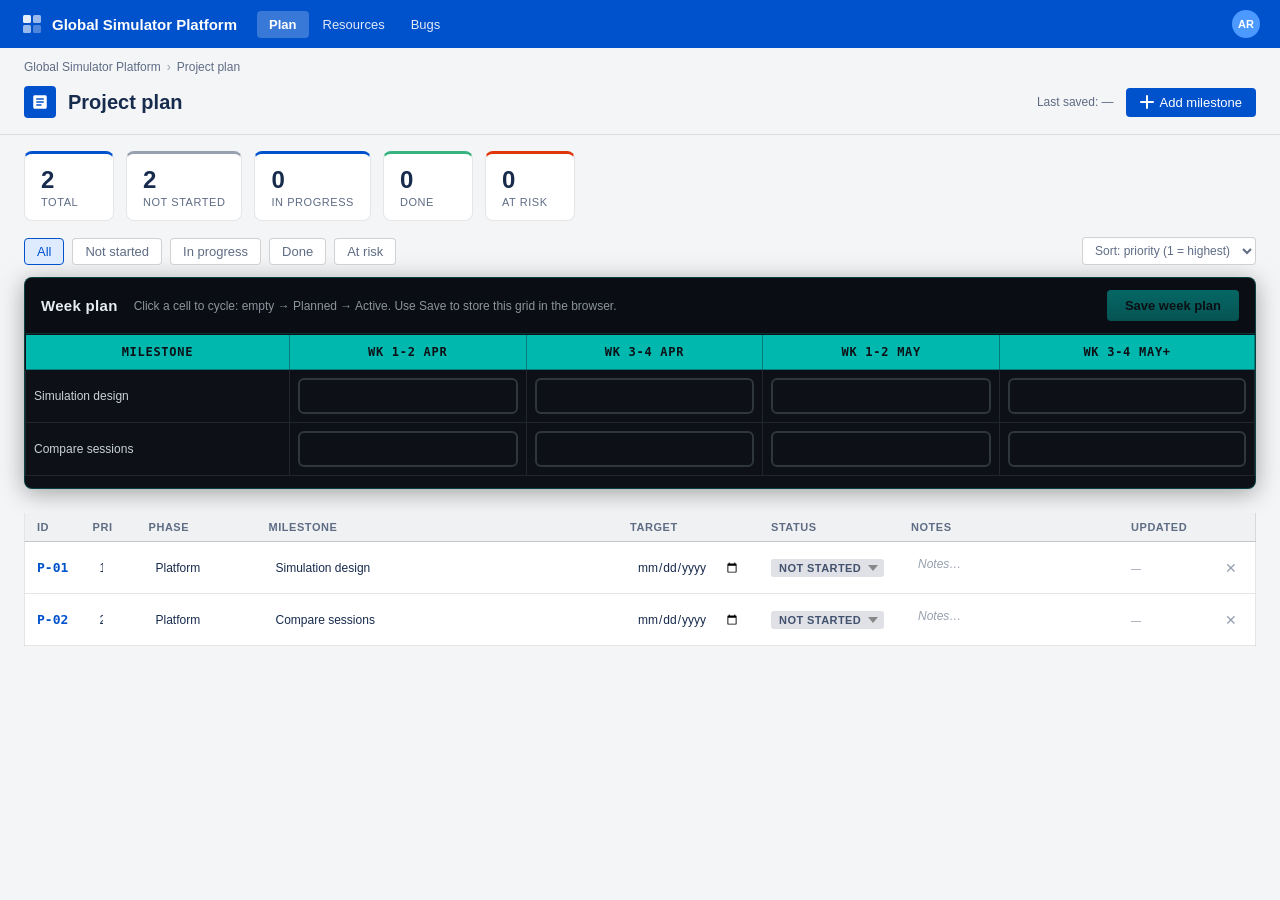
<file: index.html>
<!DOCTYPE html>
<html lang="en">
<head>
<meta charset="UTF-8" />
<meta name="viewport" content="width=device-width, initial-scale=1.0" />
<title>Project plan — Global Simulator Platform</title>
<link rel="stylesheet" href="css/app.css" />
</head>
<body>

<div class="topnav">
  <a class="topnav-logo" href="index.html">
    <svg viewBox="0 0 24 24" fill="none" aria-hidden="true">
      <rect x="3" y="3" width="8" height="8" rx="1.5" fill="white" opacity="0.9"/>
      <rect x="13" y="3" width="8" height="8" rx="1.5" fill="white" opacity="0.6"/>
      <rect x="3" y="13" width="8" height="8" rx="1.5" fill="white" opacity="0.6"/>
      <rect x="13" y="13" width="8" height="8" rx="1.5" fill="white" opacity="0.3"/>
    </svg>
    Global Simulator Platform
  </a>
  <nav class="topnav-links" aria-label="Main">
    <a href="index.html" class="nav-link active">Plan</a>
    <a href="resources.html" class="nav-link">Resources</a>
    <a href="bugs.html" class="nav-link">Bugs</a>
  </nav>
  <div class="topnav-right"><div class="avatar">AR</div></div>
</div>

<div class="breadcrumb">Global Simulator Platform <span>›</span> Project plan</div>

<div class="page-header">
  <div class="page-icon">
    <svg viewBox="0 0 24 24" fill="white" width="18" height="18" aria-hidden="true"><path d="M19 3H5c-1.1 0-2 .9-2 2v14c0 1.1.9 2 2 2h14c1.1 0 2-.9 2-2V5c0-1.1-.9-2-2-2zm-5 14H7v-2h7v2zm3-4H7v-2h10v2zm0-4H7V7h10v2z"/></svg>
  </div>
  <h1>Project plan</h1>
  <div class="header-right">
    <span>Last saved: <span id="last-saved">—</span></span>
    <button type="button" class="btn-create" onclick="openModal()">
      <svg viewBox="0 0 14 14" fill="none" aria-hidden="true"><path d="M7 1v12M1 7h12" stroke="white" stroke-width="2" stroke-linecap="round"/></svg>
      Add milestone
    </button>
  </div>
</div>

<div class="stats-row">
  <div class="stat-card total"><div class="stat-num" id="st-total">—</div><div class="stat-label">Total</div></div>
  <div class="stat-card plan-ns"><div class="stat-num" id="st-ns">—</div><div class="stat-label">Not started</div></div>
  <div class="stat-card plan-ip"><div class="stat-num" id="st-ip">—</div><div class="stat-label">In progress</div></div>
  <div class="stat-card plan-done"><div class="stat-num" id="st-done">—</div><div class="stat-label">Done</div></div>
  <div class="stat-card plan-risk"><div class="stat-num" id="st-risk">—</div><div class="stat-label">At risk</div></div>
</div>

<div class="toolbar">
  <button type="button" class="filter-btn active" onclick="setFilter('all',this)">All</button>
  <button type="button" class="filter-btn" onclick="setFilter('not-started',this)">Not started</button>
  <button type="button" class="filter-btn" onclick="setFilter('in-progress',this)">In progress</button>
  <button type="button" class="filter-btn" onclick="setFilter('done',this)">Done</button>
  <button type="button" class="filter-btn" onclick="setFilter('at-risk',this)">At risk</button>
  <div class="toolbar-right">
    <select onchange="setSort(this.value)" aria-label="Sort">
      <option value="default">Sort: priority (1 = highest)</option>
      <option value="status">Sort: status</option>
      <option value="target">Sort: target date</option>
    </select>
  </div>
</div>

<section class="week-plan-section" aria-label="Week plan">
  <div class="week-plan-toolbar">
    <h2 class="week-plan-title">Week plan</h2>
    <span class="week-plan-hint">Click a cell to cycle: empty → Planned → Active. Use Save to store this grid in the browser.</span>
    <span id="week-plan-dirty" class="week-plan-dirty" style="display:none">Unsaved</span>
    <button type="button" class="week-plan-save" id="week-plan-save" onclick="saveWeekPlan()" disabled>Save week plan</button>
  </div>
  <div id="week-plan-container"></div>
</section>

<div class="issue-table-wrap" id="plan-container"></div>

<div class="modal-overlay" id="modal-overlay" onclick="overlayClick(event)">
  <div class="modal">
    <div class="modal-header">
      <h2>Add milestone</h2>
      <button type="button" class="modal-close" onclick="closeModal()">&#x2715;</button>
    </div>
    <div class="modal-body">
      <div class="form-row">
        <div class="form-group">
          <label for="f-phase">Phase / workstream *</label>
          <input class="form-input" id="f-phase" type="text" placeholder="e.g. Core engine" />
          <span class="form-error" id="err-phase">Required</span>
        </div>
        <div class="form-group">
          <label for="f-priority">Priority</label>
          <input class="form-input" id="f-priority" type="number" min="1" step="1" placeholder="1 = highest" />
        </div>
      </div>
      <div class="form-group">
        <label for="f-target">Target date</label>
        <input class="form-input" id="f-target" type="date" />
      </div>
      <div class="form-group">
        <label for="f-milestone">Milestone *</label>
        <input class="form-input" id="f-milestone" type="text" placeholder="What will be delivered" />
        <span class="form-error" id="err-milestone">Required</span>
      </div>
      <div class="form-group">
        <label for="f-status">Status</label>
        <select class="form-select" id="f-status">
          <option value="not-started">Not started</option>
          <option value="in-progress" selected>In progress</option>
          <option value="done">Done</option>
          <option value="at-risk">At risk</option>
        </select>
      </div>
      <div class="form-group">
        <label for="f-notes">Notes</label>
        <textarea class="form-textarea" id="f-notes" placeholder="Dependencies, owners, links…"></textarea>
      </div>
    </div>
    <div class="modal-footer">
      <button type="button" class="btn-cancel" onclick="closeModal()">Cancel</button>
      <button type="button" class="btn-submit" onclick="submitRow()">Save</button>
    </div>
  </div>
</div>

<div class="toast" id="toast">Changes saved</div>

<script>
const STORAGE_KEY = 'gs_plan_v2';
const WEEK_PLAN_KEY = 'gs_week_plan_v1';

const WEEK_COLS = [
  { id: 'wk12apr', label: 'WK 1-2 APR' },
  { id: 'wk34apr', label: 'WK 3-4 APR' },
  { id: 'wk12may', label: 'WK 1-2 MAY' },
  { id: 'wk34may', label: 'WK 3-4 MAY+' },
];

const planStatusOrder = { 'at-risk': 0, 'not-started': 1, 'in-progress': 2, done: 3 };

const seed = [
  { id: 'P-01', phase: 'Platform', milestone: 'Simulation design', targetDate: '', status: 'not-started', priority: 1, notes: '', updated: '' },
  { id: 'P-02', phase: 'Platform', milestone: 'Compare sessions', targetDate: '', status: 'not-started', priority: 2, notes: '', updated: '' },
];

let rows = [];
let currentFilter = 'all';
let currentSort = 'default';

let weekPlanState = {};
let weekPlanDirty = false;

function esc(s) {
  return String(s ?? '')
    .replace(/&/g, '&amp;')
    .replace(/</g, '&lt;')
    .replace(/"/g, '&quot;');
}

function priorityValue(r) {
  const p = parseInt(r && r.priority, 10);
  return Number.isFinite(p) && p >= 1 ? p : 999;
}

function normalizeRow(r) {
  const x = { ...r };
  if (x.phase === undefined || x.phase === null) x.phase = '';
  if (x.milestone === undefined || x.milestone === null) x.milestone = '';
  if (x.targetDate === undefined || x.targetDate === null) x.targetDate = '';
  if (!['not-started', 'in-progress', 'done', 'at-risk'].includes(x.status)) x.status = 'not-started';
  if (x.notes === undefined || x.notes === null) x.notes = '';
  if (x.updated === undefined || x.updated === null) x.updated = '';
  if (x.priority === undefined || x.priority === null || x.priority === '') x.priority = 999;
  else {
    const p = parseInt(x.priority, 10);
    x.priority = Number.isFinite(p) && p >= 1 ? p : 999;
  }
  if (!x.id) x.id = nextId();
  return x;
}

function sortByPriorityThenId(a, b) {
  const d = priorityValue(a) - priorityValue(b);
  if (d !== 0) return d;
  return String(a.id).localeCompare(String(b.id));
}

function nextPrioritySlot() {
  const nums = rows.map(r => priorityValue(r)).filter(function (n) { return n < 999; });
  const max = nums.length ? Math.max.apply(null, nums) : 0;
  return max + 1;
}

function load() {
  try {
    const raw = localStorage.getItem(STORAGE_KEY);
    rows = raw ? JSON.parse(raw).map(normalizeRow) : seed.map(normalizeRow);
  } catch (e) {
    rows = seed.map(normalizeRow);
  }
}

function loadWeekPlan() {
  try {
    const raw = localStorage.getItem(WEEK_PLAN_KEY);
    weekPlanState = raw ? JSON.parse(raw) : {};
    if (weekPlanState && typeof weekPlanState !== 'object') weekPlanState = {};
  } catch (e) {
    weekPlanState = {};
  }
  weekPlanDirty = false;
}

function pruneWeekPlanKeys() {
  const ids = new Set(rows.map(function (r) { return r.id; }));
  Object.keys(weekPlanState).forEach(function (k) {
    if (!ids.has(k)) delete weekPlanState[k];
  });
}

function ensureWeekPlanRow(milestoneId) {
  if (!weekPlanState[milestoneId]) weekPlanState[milestoneId] = {};
  WEEK_COLS.forEach(function (c) {
    const v = weekPlanState[milestoneId][c.id];
    if (v !== 'planned' && v !== 'active' && v !== 'empty') {
      weekPlanState[milestoneId][c.id] = 'empty';
    }
  });
}

function updateWeekPlanChrome() {
  const dirtyEl = document.getElementById('week-plan-dirty');
  const saveBtn = document.getElementById('week-plan-save');
  if (dirtyEl) dirtyEl.style.display = weekPlanDirty ? 'inline' : 'none';
  if (saveBtn) saveBtn.disabled = !weekPlanDirty;
}

function saveWeekPlan() {
  pruneWeekPlanKeys();
  try {
    localStorage.setItem(WEEK_PLAN_KEY, JSON.stringify(weekPlanState));
  } catch (e) {}
  weekPlanDirty = false;
  updateWeekPlanChrome();
  toast('Week plan saved');
}

function cycleCell(milestoneId, colId) {
  ensureWeekPlanRow(milestoneId);
  var cur = weekPlanState[milestoneId][colId] || 'empty';
  var next = cur === 'empty' ? 'planned' : cur === 'planned' ? 'active' : 'empty';
  weekPlanState[milestoneId][colId] = next;
  weekPlanDirty = true;
  renderWeekPlan();
}

function renderWeekPlan() {
  var container = document.getElementById('week-plan-container');
  if (!container) return;
  updateWeekPlanChrome();
  var sorted = rows.slice().sort(sortByPriorityThenId);
  if (!sorted.length) {
    container.innerHTML = '<div class="week-plan-empty">Add milestones below to plan by week.</div>';
    return;
  }
  sorted.forEach(function (r) { ensureWeekPlanRow(r.id); });
  var html = '<div class="week-plan-table-wrap"><table class="week-plan-table"><thead><tr class="wp-cyan-bar">';
  html += '<th scope="col">Milestone</th>';
  WEEK_COLS.forEach(function (c) {
    html += '<th scope="col">' + esc(c.label) + '</th>';
  });
  html += '</tr></thead><tbody>';
  sorted.forEach(function (r) {
    html += '<tr><td class="wp-milestone" title="' + esc(r.milestone) + '">' + esc(r.milestone) + '</td>';
    WEEK_COLS.forEach(function (c) {
      var st = (weekPlanState[r.id] && weekPlanState[r.id][c.id]) || 'empty';
      var cls = st === 'active' ? 'wp-cell-active' : st === 'planned' ? 'wp-cell-planned' : 'wp-cell-empty';
      var inner = st === 'active' ? '<span class="wp-play" aria-hidden="true"></span>ACTIVE' : st === 'planned' ? 'PLANNED' : '&nbsp;';
      html += '<td><button type="button" class="wp-cell-btn ' + cls + '" onclick="cycleCell(\'' + esc(r.id) + '\',\'' + esc(c.id) + '\')">' + inner + '</button></td>';
    });
    html += '</tr>';
  });
  html += '</tbody></table></div>';
  container.innerHTML = html;
}

function persist() {
  try { localStorage.setItem(STORAGE_KEY, JSON.stringify(rows)); } catch (e) {}
  const ts = new Date().toLocaleTimeString([], { hour: '2-digit', minute: '2-digit' });
  const el = document.getElementById('last-saved');
  if (el) el.textContent = ts;
  toast('Changes saved');
}

function toast(msg) {
  const el = document.getElementById('toast');
  el.textContent = msg;
  el.classList.add('show');
  setTimeout(() => el.classList.remove('show'), 1800);
}

function nextId() {
  const nums = rows.map(r => {
    const m = /^P-(\d+)$/.exec(r.id || '');
    return m ? parseInt(m[1], 10) : 0;
  });
  const max = nums.length ? Math.max(...nums) : 0;
  return 'P-' + String(max + 1).padStart(2, '0');
}

function updateStats() {
  const c = { 'not-started': 0, 'in-progress': 0, done: 0, 'at-risk': 0 };
  rows.forEach(r => { if (c[r.status] !== undefined) c[r.status]++; });
  document.getElementById('st-total').textContent = rows.length;
  document.getElementById('st-ns').textContent = c['not-started'];
  document.getElementById('st-ip').textContent = c['in-progress'];
  document.getElementById('st-done').textContent = c.done;
  document.getElementById('st-risk').textContent = c['at-risk'];
}

function setFilter(f, btn) {
  currentFilter = f;
  document.querySelectorAll('.toolbar .filter-btn').forEach(b => b.classList.remove('active'));
  btn.classList.add('active');
  render();
}

function setSort(v) { currentSort = v; render(); }

function changePlanStatus(sel) {
  const row = rows.find(r => r.id === sel.dataset.id);
  if (!row) return;
  row.status = sel.value;
  row.updated = new Date().toLocaleTimeString([], { hour: '2-digit', minute: '2-digit' });
  sel.className = 'status-select plan-st-' + sel.value;
  const tag = document.getElementById('upd-' + row.id);
  if (tag) tag.textContent = row.updated ? 'Updated ' + row.updated : '—';
  persist();
  updateStats();
}

function inlineField(el) {
  const row = rows.find(r => r.id === el.dataset.id);
  if (!row) return;
  const field = el.dataset.field;
  if (field === 'phase' || field === 'milestone') row[field] = el.value;
  else if (field === 'notes') row.notes = el.value;
  persist();
}

function inlineDate(el) {
  const row = rows.find(r => r.id === el.dataset.id);
  if (!row) return;
  row.targetDate = el.value || '';
  persist();
}

function inlinePriority(el) {
  const row = rows.find(r => r.id === el.dataset.id);
  if (!row) return;
  let p = parseInt(el.value, 10);
  if (!Number.isFinite(p) || p < 1) p = 999;
  row.priority = p;
  el.value = p;
  persist();
  render();
}

function deleteRow(id) {
  if (!confirm('Delete this milestone?')) return;
  rows = rows.filter(r => r.id !== id);
  delete weekPlanState[id];
  persist();
  render();
}

function openModal() {
  document.getElementById('modal-overlay').classList.add('open');
  document.getElementById('f-phase').value = '';
  document.getElementById('f-milestone').value = '';
  document.getElementById('f-target').value = '';
  document.getElementById('f-priority').value = String(nextPrioritySlot());
  document.getElementById('f-status').value = 'in-progress';
  document.getElementById('f-notes').value = '';
  document.getElementById('err-phase').classList.remove('show');
  document.getElementById('err-milestone').classList.remove('show');
  document.getElementById('f-phase').focus();
}

function closeModal() {
  document.getElementById('modal-overlay').classList.remove('open');
}

function overlayClick(e) {
  if (e.target === document.getElementById('modal-overlay')) closeModal();
}

function submitRow() {
  const phase = document.getElementById('f-phase').value.trim();
  const milestone = document.getElementById('f-milestone').value.trim();
  let ok = true;
  if (!phase) { document.getElementById('err-phase').classList.add('show'); ok = false; }
  else document.getElementById('err-phase').classList.remove('show');
  if (!milestone) { document.getElementById('err-milestone').classList.add('show'); ok = false; }
  else document.getElementById('err-milestone').classList.remove('show');
  if (!ok) return;

  let priority = nextPrioritySlot();
  const priRaw = document.getElementById('f-priority').value.trim();
  if (priRaw) {
    const p = parseInt(priRaw, 10);
    if (Number.isFinite(p) && p >= 1) priority = p;
  }

  const rec = normalizeRow({
    id: nextId(),
    phase,
    milestone,
    targetDate: document.getElementById('f-target').value || '',
    status: document.getElementById('f-status').value,
    priority,
    notes: document.getElementById('f-notes').value.trim(),
    updated: '',
  });
  rows.push(rec);
  persist();
  render();
  closeModal();
  toast('Added ' + rec.id);
}

function render() {
  let list = rows.filter(r => currentFilter === 'all' || r.status === currentFilter);
  if (currentSort === 'default') {
    list = [...list].sort(sortByPriorityThenId);
  } else if (currentSort === 'status') {
    list = [...list].sort((a, b) => (planStatusOrder[a.status] ?? 9) - (planStatusOrder[b.status] ?? 9) || sortByPriorityThenId(a, b));
  } else if (currentSort === 'target') {
    list = [...list].sort((a, b) => {
      const ta = a.targetDate || '9999-12-31';
      const tb = b.targetDate || '9999-12-31';
      return ta.localeCompare(tb) || sortByPriorityThenId(a, b);
    });
  }

  const container = document.getElementById('plan-container');
  const statusOpts = [
    ['not-started', 'Not started'],
    ['in-progress', 'In progress'],
    ['done', 'Done'],
    ['at-risk', 'At risk'],
  ];

  if (!list.length) {
    container.innerHTML = '<div style="text-align:center;padding:48px;color:var(--text3);font-size:13px;">No milestones match this filter. <button type="button" class="btn-create" style="margin-left:12px;" onclick="openModal()">Add one</button></div>';
    updateStats();
    renderWeekPlan();
    return;
  }

  let html = '<table class="issue-table"><thead><tr>' +
    '<th style="width:56px">ID</th>' +
    '<th style="width:56px">Pri</th>' +
    '<th style="width:120px">Phase</th>' +
    '<th>Milestone</th>' +
    '<th style="width:118px">Target</th>' +
    '<th style="width:140px">Status</th>' +
    '<th style="width:min(220px,22vw)">Notes</th>' +
    '<th style="width:88px">Updated</th>' +
    '<th style="width:36px"></th>' +
    '</tr></thead><tbody>';

  list.forEach(r => {
    const opts = statusOpts.map(([v, l]) => '<option value="' + v + '"' + (v === r.status ? ' selected' : '') + '>' + l + '</option>').join('');
    html += '<tr>' +
      '<td class="td-id">' + esc(r.id) + '</td>' +
      '<td><input class="inline-input" type="number" min="1" step="1" style="max-width:56px" data-id="' + esc(r.id) + '" value="' + esc(String(priorityValue(r))) + '" onchange="inlinePriority(this)"/></td>' +
      '<td><input class="inline-input" type="text" data-id="' + esc(r.id) + '" data-field="phase" value="' + esc(r.phase) + '" onchange="inlineField(this)"/></td>' +
      '<td><input class="inline-input" type="text" data-id="' + esc(r.id) + '" data-field="milestone" value="' + esc(r.milestone) + '" onchange="inlineField(this)"/></td>' +
      '<td><input class="date-input" type="date" data-id="' + esc(r.id) + '" value="' + esc(r.targetDate) + '" onchange="inlineDate(this)"/></td>' +
      '<td><select class="status-select plan-st-' + r.status + '" data-id="' + esc(r.id) + '" onchange="changePlanStatus(this)">' + opts + '</select></td>' +
      '<td><textarea class="notes-input" data-id="' + esc(r.id) + '" data-field="notes" rows="1" placeholder="Notes…" onchange="inlineField(this)">' + esc(r.notes) + '</textarea></td>' +
      '<td><span class="updated-tag" id="upd-' + esc(r.id) + '">' + (r.updated ? 'Updated ' + esc(r.updated) : '—') + '</span></td>' +
      '<td><button type="button" class="btn-del" title="Delete" onclick="deleteRow(\'' + esc(r.id) + '\')">&#x2715;</button></td>' +
      '</tr>';
  });
  html += '</tbody></table>';
  container.innerHTML = html;
  updateStats();
  renderWeekPlan();
}

document.addEventListener('keydown', e => {
  if (e.key === 'Escape') closeModal();
  if ((e.metaKey || e.ctrlKey) && e.key === 'k') { e.preventDefault(); openModal(); }
});

load();
loadWeekPlan();
render();
</script>
</body>
</html>
</file>
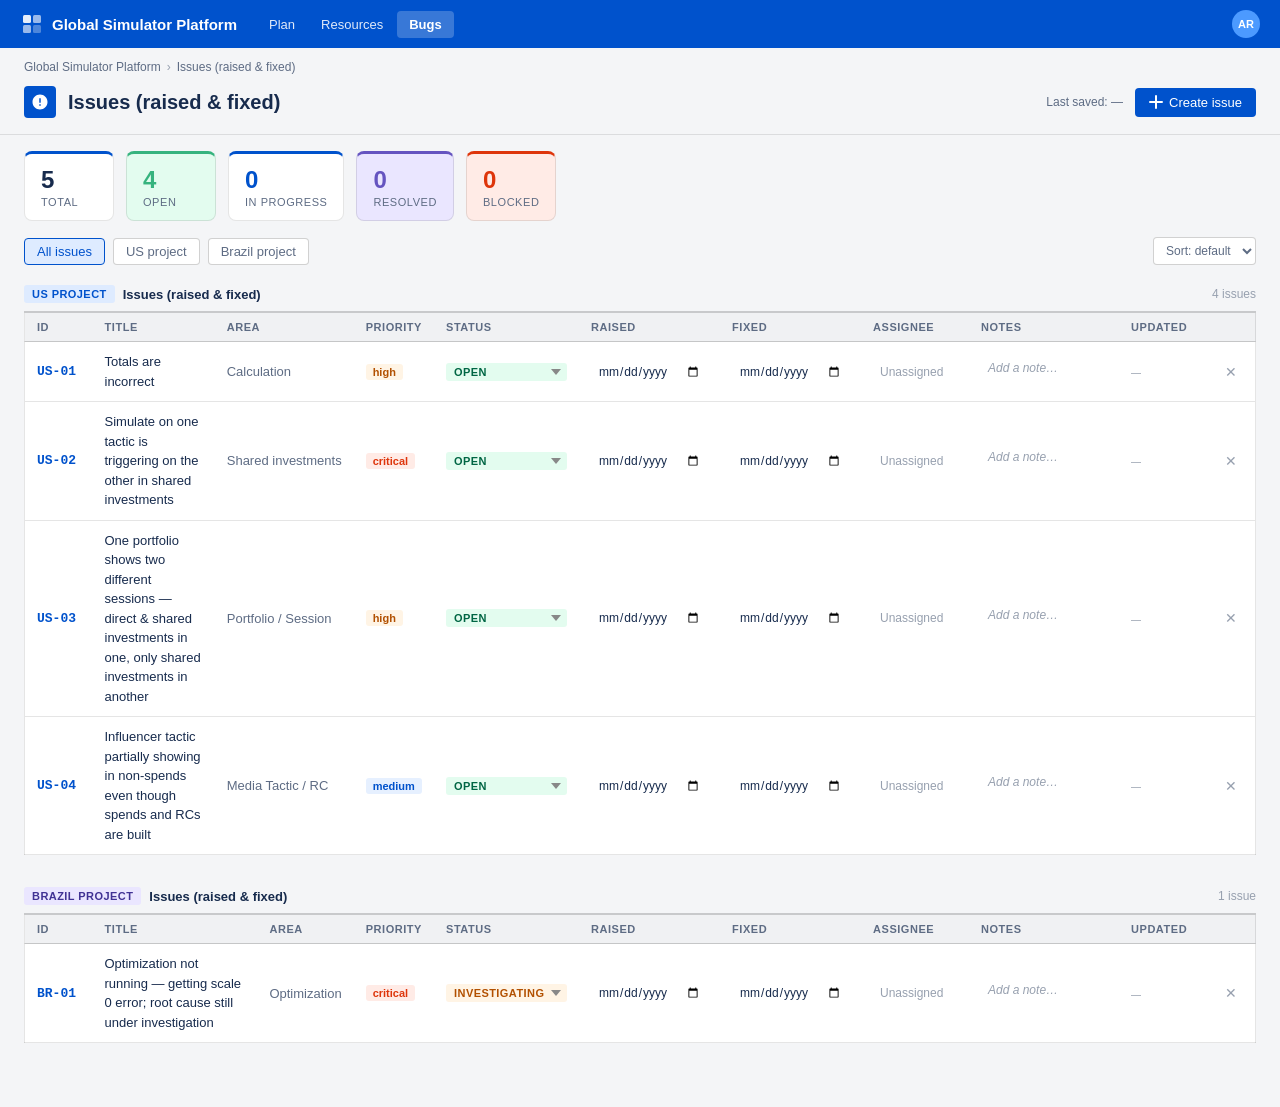
<file: bugs.html>
<!DOCTYPE html>
<html lang="en">
<head>
<meta charset="UTF-8" />
<meta name="viewport" content="width=device-width, initial-scale=1.0" />
<title>Issues — Global Simulator Platform</title>
<link rel="stylesheet" href="css/app.css" />
</head>
<body>

<div class="topnav">
  <a class="topnav-logo" href="index.html">
    <svg viewBox="0 0 24 24" fill="none" aria-hidden="true">
      <rect x="3" y="3" width="8" height="8" rx="1.5" fill="white" opacity="0.9"/>
      <rect x="13" y="3" width="8" height="8" rx="1.5" fill="white" opacity="0.6"/>
      <rect x="3" y="13" width="8" height="8" rx="1.5" fill="white" opacity="0.6"/>
      <rect x="13" y="13" width="8" height="8" rx="1.5" fill="white" opacity="0.3"/>
    </svg>
    Global Simulator Platform
  </a>
  <nav class="topnav-links" aria-label="Main">
    <a href="index.html" class="nav-link">Plan</a>
    <a href="resources.html" class="nav-link">Resources</a>
    <a href="bugs.html" class="nav-link active">Bugs</a>
  </nav>
  <div class="topnav-right"><div class="avatar">AR</div></div>
</div>

<div class="breadcrumb">Global Simulator Platform <span>›</span> Issues (raised &amp; fixed)</div>

<div class="page-header">
  <div class="page-icon">
    <svg viewBox="0 0 24 24" fill="white" width="18" height="18" aria-hidden="true"><path d="M12 2C6.48 2 2 6.48 2 12s4.48 10 10 10 10-4.48 10-10S17.52 2 12 2zm1 15h-2v-2h2v2zm0-4h-2V7h2v6z"/></svg>
  </div>
  <h1>Issues (raised & fixed)</h1>
  <div class="header-right">
    <span>Last saved: <span id="last-saved">—</span></span>
    <button type="button" class="btn-create" onclick="openModal()">
      <svg viewBox="0 0 14 14" fill="none" aria-hidden="true"><path d="M7 1v12M1 7h12" stroke="white" stroke-width="2" stroke-linecap="round"/></svg>
      Create issue
    </button>
  </div>
</div>

<div class="stats-row">
  <div class="stat-card total"><div class="stat-num" id="st-total">—</div><div class="stat-label">Total</div></div>
  <div class="stat-card s-open"><div class="stat-num" id="st-open" style="color:#36b37e;">—</div><div class="stat-label">Open</div></div>
  <div class="stat-card s-progress"><div class="stat-num" id="st-prog" style="color:#0052cc;">—</div><div class="stat-label">In progress</div></div>
  <div class="stat-card s-resolved"><div class="stat-num" id="st-res" style="color:#6554c0;">—</div><div class="stat-label">Resolved</div></div>
  <div class="stat-card s-blocked"><div class="stat-num" id="st-blk" style="color:#de350b;">—</div><div class="stat-label">Blocked</div></div>
</div>

<div class="toolbar">
  <button type="button" class="filter-btn active" onclick="setFilter('all',this)">All issues</button>
  <button type="button" class="filter-btn" onclick="setFilter('US',this)">US project</button>
  <button type="button" class="filter-btn" onclick="setFilter('Brazil',this)">Brazil project</button>
  <div class="toolbar-right">
    <select onchange="setSort(this.value)" aria-label="Sort">
      <option value="default">Sort: default</option>
      <option value="priority">Sort: priority</option>
      <option value="status">Sort: status</option>
    </select>
  </div>
</div>

<div class="issue-table-wrap" id="issue-container"></div>

<div class="modal-overlay" id="modal-overlay" onclick="overlayClick(event)">
  <div class="modal">
    <div class="modal-header">
      <h2>Create issue</h2>
      <button type="button" class="modal-close" onclick="closeModal()">&#x2715;</button>
    </div>
    <div class="modal-body">
      <div class="form-group">
        <label for="f-title">Title *</label>
        <input class="form-input" id="f-title" type="text" placeholder="Short description of the bug" />
        <span class="form-error" id="err-title">Title is required</span>
      </div>
      <div class="form-row">
        <div class="form-group">
          <label for="f-project">Project *</label>
          <select class="form-select" id="f-project">
            <option value="">Select project</option>
            <option value="US">US Project</option>
            <option value="Brazil">Brazil Project</option>
          </select>
          <span class="form-error" id="err-project">Select a project</span>
        </div>
        <div class="form-group">
          <label for="f-area">Area</label>
          <input class="form-input" id="f-area" type="text" placeholder="e.g. Calculation, RC, Optimization" />
        </div>
      </div>
      <div class="form-row">
        <div class="form-group">
          <label for="f-priority">Priority</label>
          <select class="form-select" id="f-priority">
            <option value="critical">Critical</option>
            <option value="high">High</option>
            <option value="medium" selected>Medium</option>
            <option value="low">Low</option>
          </select>
        </div>
        <div class="form-group">
          <label for="f-status">Status</label>
          <select class="form-select" id="f-status">
            <option value="open" selected>Open</option>
            <option value="in-progress">In Progress</option>
            <option value="investigating">Investigating</option>
            <option value="blocked">Blocked</option>
          </select>
        </div>
      </div>
      <div class="form-group">
        <label for="f-assignee">Assignee</label>
        <input class="form-input" id="f-assignee" type="text" placeholder="Developer name" />
      </div>
      <div class="form-group">
        <label for="f-notes">Notes</label>
        <textarea class="form-textarea" id="f-notes" placeholder="Additional context, steps to reproduce, etc."></textarea>
      </div>
    </div>
    <div class="modal-footer">
      <button type="button" class="btn-cancel" onclick="closeModal()">Cancel</button>
      <button type="button" class="btn-submit" onclick="submitIssue()">Create issue</button>
    </div>
  </div>
</div>

<div class="toast" id="toast">Changes saved</div>

<script>
const STORAGE_KEY = 'bugboard_v2';

const seed = [
  { id:'US-01', project:'US', title:'Totals are incorrect', priority:'high', status:'open', area:'Calculation', assignee:'', notes:'', raised:'', fixed:'', updated:'' },
  { id:'US-02', project:'US', title:'Simulate on one tactic is triggering on the other in shared investments', priority:'critical', status:'open', area:'Shared investments', assignee:'', notes:'', raised:'', fixed:'', updated:'' },
  { id:'US-03', project:'US', title:'One portfolio shows two different sessions — direct & shared investments in one, only shared investments in another', priority:'high', status:'open', area:'Portfolio / Session', assignee:'', notes:'', raised:'', fixed:'', updated:'' },
  { id:'US-04', project:'US', title:'Influencer tactic partially showing in non-spends even though spends and RCs are built', priority:'medium', status:'open', area:'Media Tactic / RC', assignee:'', notes:'', raised:'', fixed:'', updated:'' },
  { id:'BR-01', project:'Brazil', title:'Optimization not running — getting scale 0 error; root cause still under investigation', priority:'critical', status:'investigating', area:'Optimization', assignee:'', notes:'', raised:'', fixed:'', updated:'' },
];

const priorityOrder = { critical:0, high:1, medium:2, low:3 };
const statusOrder   = { blocked:0, investigating:1, 'in-progress':2, open:3, resolved:4 };

let bugs = [];
let currentFilter = 'all';
let currentSort = 'default';

function normalizeBug(b) {
  const x = { ...b };
  if (x.raised === undefined || x.raised === null) x.raised = '';
  if (x.fixed === undefined || x.fixed === null) x.fixed = '';
  return x;
}
function load() {
  try {
    const raw = localStorage.getItem(STORAGE_KEY);
    bugs = raw ? JSON.parse(raw).map(normalizeBug) : seed.map(b => normalizeBug(b));
  } catch(e) { bugs = seed.map(b => normalizeBug(b)); }
}
function persist() {
  try { localStorage.setItem(STORAGE_KEY, JSON.stringify(bugs)); } catch(e) {}
  const ts = new Date().toLocaleTimeString([], { hour:'2-digit', minute:'2-digit' });
  document.getElementById('last-saved').textContent = ts;
  toast('Changes saved');
}

function toast(msg) {
  const el = document.getElementById('toast');
  el.textContent = msg;
  el.classList.add('show');
  setTimeout(() => el.classList.remove('show'), 1800);
}

function nextId(project) {
  const prefix = project === 'US' ? 'US' : 'BR';
  const nums = bugs.filter(b => b.project === project).map(b => parseInt(b.id.split('-')[1]) || 0);
  const max = nums.length ? Math.max(...nums) : 0;
  return `${prefix}-${String(max + 1).padStart(2, '0')}`;
}

function updateStats() {
  const c = { open:0, 'in-progress':0, resolved:0, blocked:0, investigating:0 };
  bugs.forEach(b => { if (c[b.status] !== undefined) c[b.status]++; });
  document.getElementById('st-total').textContent = bugs.length;
  document.getElementById('st-open').textContent  = c['open'];
  document.getElementById('st-prog').textContent  = c['in-progress'];
  document.getElementById('st-res').textContent   = c['resolved'];
  document.getElementById('st-blk').textContent   = c['blocked'];
}

function setFilter(f, btn) {
  currentFilter = f;
  document.querySelectorAll('.filter-btn').forEach(b => b.classList.remove('active'));
  btn.classList.add('active');
  render();
}
function setSort(v) { currentSort = v; render(); }

function todayISO() {
  return new Date().toISOString().slice(0, 10);
}
function changeStatus(sel) {
  const bug = bugs.find(b => b.id === sel.dataset.id);
  if (!bug) return;
  bug.status = sel.value;
  if (sel.value === 'resolved' && !bug.fixed) bug.fixed = todayISO();
  bug.updated = new Date().toLocaleTimeString([], { hour:'2-digit', minute:'2-digit' });
  sel.className = 'status-select s-' + sel.value;
  const el = document.getElementById('upd-' + bug.id);
  if (el) el.textContent = 'Updated ' + bug.updated;
  const fixedInput = document.querySelector(`input.date-input[data-id="${bug.id}"][data-field="fixed"]`);
  if (fixedInput) fixedInput.value = bug.fixed || '';
  persist(); updateStats();
}
function changeNotes(el) {
  const bug = bugs.find(b => b.id === el.dataset.id);
  if (bug) { bug.notes = el.value; persist(); }
}
function changeAssignee(el) {
  const bug = bugs.find(b => b.id === el.dataset.id);
  if (bug) { bug.assignee = el.value; persist(); }
}
function changeDate(el) {
  const bug = bugs.find(b => b.id === el.dataset.id);
  if (!bug) return;
  const field = el.dataset.field;
  if (field !== 'raised' && field !== 'fixed') return;
  bug[field] = el.value || '';
  persist();
}
function deleteBug(id) {
  if (!confirm('Delete this issue?')) return;
  bugs = bugs.filter(b => b.id !== id);
  persist(); render();
}

function openModal() {
  document.getElementById('modal-overlay').classList.add('open');
  document.getElementById('f-title').focus();
  ['f-title','f-project','f-area','f-assignee','f-notes'].forEach(id => {
    const el = document.getElementById(id);
    if (el) el.value = '';
  });
  document.getElementById('f-priority').value = 'medium';
  document.getElementById('f-status').value = 'open';
  document.getElementById('err-title').classList.remove('show');
  document.getElementById('err-project').classList.remove('show');
}
function closeModal() {
  document.getElementById('modal-overlay').classList.remove('open');
}
function overlayClick(e) {
  if (e.target === document.getElementById('modal-overlay')) closeModal();
}

function submitIssue() {
  const title   = document.getElementById('f-title').value.trim();
  const project = document.getElementById('f-project').value;
  let valid = true;

  if (!title) { document.getElementById('err-title').classList.add('show'); valid = false; }
  else document.getElementById('err-title').classList.remove('show');

  if (!project) { document.getElementById('err-project').classList.add('show'); valid = false; }
  else document.getElementById('err-project').classList.remove('show');

  if (!valid) return;

  const newBug = {
    id:       nextId(project),
    project,
    title,
    area:     document.getElementById('f-area').value.trim() || 'General',
    priority: document.getElementById('f-priority').value,
    status:   document.getElementById('f-status').value,
    assignee: document.getElementById('f-assignee').value.trim(),
    notes:    document.getElementById('f-notes').value.trim(),
    raised:   todayISO(),
    fixed:    document.getElementById('f-status').value === 'resolved' ? todayISO() : '',
    updated:  '',
  };

  bugs.push(newBug);
  persist(); render();
  closeModal();
  toast('Issue ' + newBug.id + ' created');
}

function render() {
  let list = bugs.filter(b => currentFilter === 'all' || b.project === currentFilter);
  if (currentSort === 'priority') list = [...list].sort((a,b) => priorityOrder[a.priority] - priorityOrder[b.priority]);
  if (currentSort === 'status')   list = [...list].sort((a,b) => (statusOrder[a.status]||9) - (statusOrder[b.status]||9));

  const container = document.getElementById('issue-container');
  if (!list.length) {
    container.innerHTML = `<div style="text-align:center;padding:48px;color:var(--text3);font-size:13px;">No issues found. <button type="button" class="btn-create" style="margin-left:12px;" onclick="openModal()">Create one</button></div>`;
    updateStats(); return;
  }

  const grouped = {};
  list.forEach(b => { if (!grouped[b.project]) grouped[b.project] = []; grouped[b.project].push(b); });
  const projects = [...new Set(list.map(b => b.project))];

  const statusOpts = [
    ['open','Open'],['in-progress','In Progress'],
    ['investigating','Investigating'],['resolved','Resolved'],['blocked','Blocked']
  ];

  let html = '';
  projects.forEach(proj => {
    const items = grouped[proj];
    const badgeCls = proj === 'US' ? 'badge-us' : 'badge-br';
    const label = proj === 'US' ? 'US Project' : 'Brazil Project';

    html += `<div class="proj-section">
      <div class="proj-header">
        <span class="proj-badge ${badgeCls}">${label}</span>
        <span class="proj-label">Issues (raised & fixed)</span>
        <span class="proj-count">${items.length} issue${items.length>1?'s':''}</span>
      </div>
      <table class="issue-table">
        <thead><tr>
          <th style="width:68px">ID</th>
          <th>Title</th>
          <th style="width:95px">Area</th>
          <th style="width:78px">Priority</th>
          <th style="width:132px">Status</th>
          <th style="width:118px">Raised</th>
          <th style="width:118px">Fixed</th>
          <th style="width:108px">Assignee</th>
          <th style="width:150px">Notes</th>
          <th style="width:88px">Updated</th>
          <th style="width:36px"></th>
        </tr></thead><tbody>`;

    items.forEach(b => {
      const opts = statusOpts.map(([v,l]) => `<option value="${v}"${v===b.status?' selected':''}>${l}</option>`).join('');
      html += `<tr>
        <td class="td-id">${b.id}</td>
        <td class="td-title">${b.title}</td>
        <td class="td-area">${b.area}</td>
        <td><span class="pri pri-${b.priority}">${b.priority}</span></td>
        <td><select class="status-select s-${b.status}" data-id="${b.id}" onchange="changeStatus(this)">${opts}</select></td>
        <td><input class="date-input" type="date" data-id="${b.id}" data-field="raised" value="${b.raised || ''}" onchange="changeDate(this)"/></td>
        <td><input class="date-input" type="date" data-id="${b.id}" data-field="fixed" value="${b.fixed || ''}" onchange="changeDate(this)"/></td>
        <td><input class="assignee-input" type="text" data-id="${b.id}" value="${b.assignee}" placeholder="Unassigned" onchange="changeAssignee(this)"/></td>
        <td><textarea class="notes-input" data-id="${b.id}" rows="1" placeholder="Add a note…" onchange="changeNotes(this)">${b.notes}</textarea></td>
        <td><span class="updated-tag" id="upd-${b.id}">${b.updated?'Updated '+b.updated:'—'}</span></td>
        <td><button type="button" class="btn-del" title="Delete" onclick="deleteBug('${b.id}')">&#x2715;</button></td>
      </tr>`;
    });
    html += `</tbody></table></div>`;
  });

  container.innerHTML = html;
  updateStats();
}

document.addEventListener('keydown', e => {
  if (e.key === 'Escape') closeModal();
  if ((e.metaKey || e.ctrlKey) && e.key === 'k') { e.preventDefault(); openModal(); }
});

load();
render();
</script>
</body>
</html>
</file>
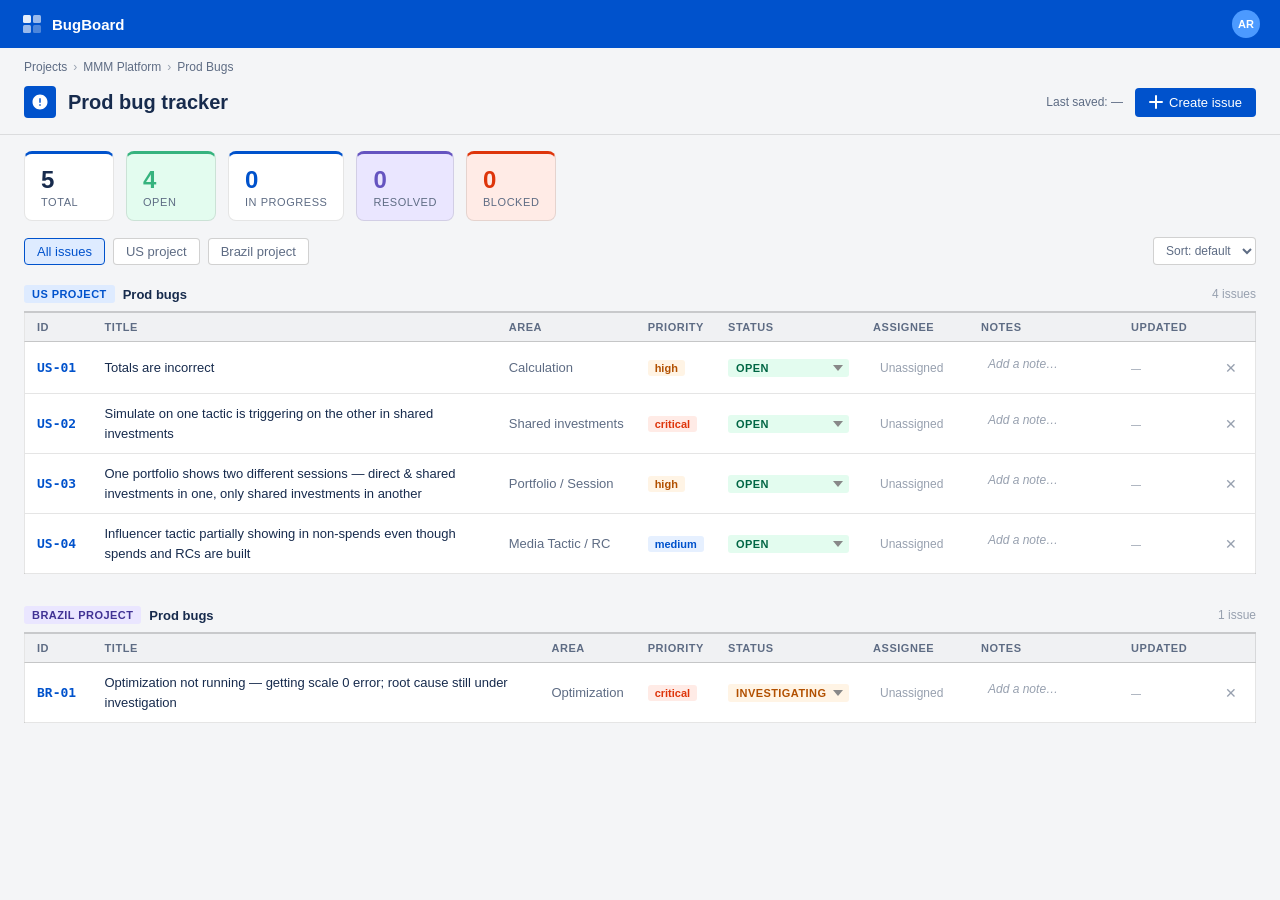
<file: Index.html.html>
<!DOCTYPE html>
<html lang="en">
<head>
<meta charset="UTF-8" />
<meta name="viewport" content="width=device-width, initial-scale=1.0" />
<title>Bug Tracker — US & Brazil</title>
<style>
*, *::before, *::after { box-sizing: border-box; margin: 0; padding: 0; }

:root {
  --bg: #f4f5f7; --surface: #ffffff; --surface2: #f0f1f3;
  --border: rgba(0,0,0,0.1); --border2: rgba(0,0,0,0.18);
  --text: #172b4d; --text2: #5e6c84; --text3: #97a0af;
  --blue: #0052cc; --blue-bg: #deebff;
  --purple-bg: #eae6ff; --purple: #403294;
  --radius: 4px; --radius-lg: 8px;
  --mono: ui-monospace, monospace;
  --sans: -apple-system, BlinkMacSystemFont, 'Segoe UI', sans-serif;
}

@media (prefers-color-scheme: dark) {
  :root {
    --bg: #1d2125; --surface: #22272b; --surface2: #282e33;
    --border: rgba(255,255,255,0.08); --border2: rgba(255,255,255,0.16);
    --text: #c7d1db; --text2: #8c9bab; --text3: #596773;
    --blue: #4c9aff; --blue-bg: #0c2340; --purple-bg: #1e1a40; --purple: #998dd9;
  }
}

body { font-family: var(--sans); background: var(--bg); color: var(--text); min-height: 100vh; }

/* NAV */
.topnav { background: #0052cc; padding: 0 20px; height: 48px; display: flex; align-items: center; }
.topnav-logo { color: #fff; font-size: 15px; font-weight: 600; display: flex; align-items: center; gap: 8px; }
.topnav-logo svg { width: 24px; height: 24px; }
.topnav-right { margin-left: auto; }
.avatar { width: 28px; height: 28px; border-radius: 50%; background: #4c9aff; color: #fff; font-size: 11px; font-weight: 600; display: flex; align-items: center; justify-content: center; }

.breadcrumb { padding: 12px 24px 0; font-size: 12px; color: var(--text2); display: flex; align-items: center; gap: 6px; }
.breadcrumb span { color: var(--text3); }

.page-header { padding: 12px 24px 16px; display: flex; align-items: center; gap: 12px; border-bottom: 1px solid var(--border); }
.page-icon { width: 32px; height: 32px; background: #0052cc; border-radius: var(--radius); display: flex; align-items: center; justify-content: center; }
.page-header h1 { font-size: 20px; font-weight: 600; }
.header-right { margin-left: auto; display: flex; align-items: center; gap: 12px; font-size: 12px; color: var(--text2); }

/* CREATE BUTTON */
.btn-create {
  background: #0052cc; color: #fff; border: none;
  font-size: 13px; font-weight: 500; padding: 7px 14px;
  border-radius: var(--radius); cursor: pointer; font-family: var(--sans);
  display: flex; align-items: center; gap: 6px; transition: background 0.15s;
}
.btn-create:hover { background: #0747a6; }
.btn-create svg { width: 14px; height: 14px; }

/* STATS */
.stats-row { display: flex; gap: 12px; padding: 16px 24px; flex-wrap: wrap; }
.stat-card { background: var(--surface); border: 1px solid var(--border); border-radius: var(--radius-lg); padding: 12px 16px; min-width: 90px; border-top: 3px solid transparent; }
.stat-card.total { border-top-color: #0052cc; }
.stat-card.s-open { border-top-color: #36b37e; }
.stat-card.s-progress { border-top-color: #0052cc; }
.stat-card.s-resolved { border-top-color: #6554c0; }
.stat-card.s-blocked { border-top-color: #de350b; }
.stat-num { font-size: 24px; font-weight: 700; color: var(--text); }
.stat-label { font-size: 11px; color: var(--text2); margin-top: 2px; text-transform: uppercase; letter-spacing: 0.05em; }

/* TOOLBAR */
.toolbar { padding: 0 24px 12px; display: flex; gap: 8px; align-items: center; flex-wrap: wrap; }
.filter-btn { font-size: 13px; padding: 5px 12px; border-radius: var(--radius); border: 1px solid var(--border2); background: var(--surface); color: var(--text2); cursor: pointer; transition: all 0.1s; font-family: var(--sans); }
.filter-btn:hover { background: var(--surface2); color: var(--text); }
.filter-btn.active { background: var(--blue-bg); color: var(--blue); border-color: var(--blue); font-weight: 500; }
.toolbar-right { margin-left: auto; }
.toolbar select { font-size: 12px; padding: 5px 8px; border-radius: var(--radius); border: 1px solid var(--border2); background: var(--surface); color: var(--text2); font-family: var(--sans); cursor: pointer; }

/* TABLE */
.issue-table-wrap { padding: 0 24px 40px; }
.proj-section { margin-bottom: 24px; }
.proj-header { display: flex; align-items: center; gap: 8px; padding: 8px 0; border-bottom: 2px solid var(--border2); }
.proj-badge { font-size: 11px; font-weight: 700; padding: 3px 8px; border-radius: 3px; letter-spacing: 0.04em; text-transform: uppercase; }
.badge-us { background: var(--blue-bg); color: var(--blue); }
.badge-br { background: var(--purple-bg); color: var(--purple); }
.proj-label { font-size: 13px; font-weight: 600; }
.proj-count { font-size: 12px; color: var(--text3); margin-left: auto; }

.issue-table { width: 100%; border-collapse: collapse; background: var(--surface); border: 1px solid var(--border); border-top: none; }
.issue-table thead tr { background: var(--surface2); border-bottom: 1px solid var(--border2); }
.issue-table th { font-size: 11px; font-weight: 600; color: var(--text2); text-transform: uppercase; letter-spacing: 0.05em; padding: 8px 12px; text-align: left; white-space: nowrap; }
.issue-table tbody tr { border-bottom: 1px solid var(--border); transition: background 0.1s; }
.issue-table tbody tr:last-child { border-bottom: none; }
.issue-table tbody tr:hover { background: var(--surface2); }
.issue-table td { padding: 10px 12px; font-size: 13px; vertical-align: middle; }

.td-id { font-family: var(--mono); font-size: 11px; color: var(--blue); white-space: nowrap; font-weight: 600; }
.td-title { line-height: 1.5; color: var(--text); }
.td-area { font-size: 11px; color: var(--text2); white-space: nowrap; }

/* DELETE BUTTON */
.btn-del { background: none; border: none; cursor: pointer; padding: 4px 6px; border-radius: var(--radius); color: var(--text3); font-size: 14px; line-height: 1; transition: all 0.1s; }
.btn-del:hover { background: #ffebe6; color: #de350b; }

.pri { display: inline-flex; align-items: center; font-size: 11px; font-weight: 600; padding: 2px 7px; border-radius: 3px; }
.pri-critical { background: #ffebe6; color: #de350b; }
.pri-high     { background: #fff4e5; color: #b25000; }
.pri-medium   { background: #e6f0ff; color: #0052cc; }
.pri-low      { background: #e3fcef; color: #006644; }

.status-select {
  font-size: 11px; font-weight: 700; padding: 3px 22px 3px 8px;
  border-radius: 3px; border: none; cursor: pointer; font-family: var(--sans);
  appearance: none; -webkit-appearance: none;
  text-transform: uppercase; letter-spacing: 0.04em; outline: none;
  background-image: url("data:image/svg+xml,%3Csvg xmlns='http://www.w3.org/2000/svg' width='10' height='6'%3E%3Cpath d='M0 0l5 6 5-6z' fill='%23888'/%3E%3C/svg%3E");
  background-repeat: no-repeat; background-position: right 6px center;
}
.status-select:hover { opacity: 0.8; }
.s-open          { background-color: #e3fcef; color: #006644; }
.s-in-progress   { background-color: #deebff; color: #0052cc; }
.s-investigating { background-color: #fff4e5; color: #b25000; }
.s-resolved      { background-color: #eae6ff; color: #403294; }
.s-blocked       { background-color: #ffebe6; color: #de350b; }

.notes-input { font-size: 12px; color: var(--text2); background: transparent; border: 1px solid transparent; border-radius: var(--radius); padding: 3px 6px; width: 100%; font-family: var(--sans); resize: none; line-height: 1.4; min-height: 28px; }
.notes-input:hover { border-color: var(--border2); background: var(--surface2); }
.notes-input:focus { outline: none; border-color: var(--blue); background: var(--surface); }
.notes-input::placeholder { color: var(--text3); font-style: italic; }

.assignee-input { font-size: 12px; color: var(--text); background: transparent; border: 1px solid transparent; border-radius: var(--radius); padding: 3px 6px; width: 100%; font-family: var(--sans); }
.assignee-input:hover { border-color: var(--border2); background: var(--surface2); }
.assignee-input:focus { outline: none; border-color: var(--blue); background: var(--surface); }
.assignee-input::placeholder { color: var(--text3); }

.updated-tag { font-size: 10px; color: var(--text3); white-space: nowrap; }

/* ── MODAL OVERLAY ── */
.modal-overlay {
  display: none; position: fixed; inset: 0;
  background: rgba(9,30,66,0.54);
  z-index: 100; align-items: center; justify-content: center;
}
.modal-overlay.open { display: flex; }

.modal {
  background: var(--surface); border-radius: var(--radius-lg);
  width: 520px; max-width: calc(100vw - 32px);
  box-shadow: 0 8px 32px rgba(0,0,0,0.24);
  overflow: hidden;
}
.modal-header {
  padding: 16px 20px; border-bottom: 1px solid var(--border);
  display: flex; align-items: center; justify-content: space-between;
}
.modal-header h2 { font-size: 16px; font-weight: 600; color: var(--text); }
.modal-close { background: none; border: none; cursor: pointer; font-size: 20px; color: var(--text3); line-height: 1; padding: 2px 6px; border-radius: var(--radius); }
.modal-close:hover { background: var(--surface2); color: var(--text); }

.modal-body { padding: 20px; display: flex; flex-direction: column; gap: 14px; }

.form-row { display: flex; gap: 12px; }
.form-group { display: flex; flex-direction: column; gap: 5px; flex: 1; }
.form-group label { font-size: 12px; font-weight: 600; color: var(--text2); text-transform: uppercase; letter-spacing: 0.04em; }

.form-input, .form-select, .form-textarea {
  font-size: 13px; color: var(--text); background: var(--surface);
  border: 1px solid var(--border2); border-radius: var(--radius);
  padding: 7px 10px; font-family: var(--sans); width: 100%;
  transition: border-color 0.15s;
}
.form-input:focus, .form-select:focus, .form-textarea:focus {
  outline: none; border-color: var(--blue);
  box-shadow: 0 0 0 2px rgba(0,82,204,0.2);
}
.form-textarea { resize: vertical; min-height: 72px; line-height: 1.5; }
.form-select { cursor: pointer; appearance: none; -webkit-appearance: none;
  background-image: url("data:image/svg+xml,%3Csvg xmlns='http://www.w3.org/2000/svg' width='10' height='6'%3E%3Cpath d='M0 0l5 6 5-6z' fill='%23888'/%3E%3C/svg%3E");
  background-repeat: no-repeat; background-position: right 10px center; padding-right: 28px;
}
.form-error { font-size: 11px; color: #de350b; display: none; }
.form-error.show { display: block; }

.modal-footer { padding: 14px 20px; border-top: 1px solid var(--border); display: flex; justify-content: flex-end; gap: 8px; }
.btn-cancel { background: var(--surface); color: var(--text2); border: 1px solid var(--border2); font-size: 13px; padding: 7px 14px; border-radius: var(--radius); cursor: pointer; font-family: var(--sans); }
.btn-cancel:hover { background: var(--surface2); }
.btn-submit { background: #0052cc; color: #fff; border: none; font-size: 13px; font-weight: 500; padding: 7px 16px; border-radius: var(--radius); cursor: pointer; font-family: var(--sans); transition: background 0.15s; }
.btn-submit:hover { background: #0747a6; }

/* TOAST */
.toast { position: fixed; bottom: 24px; right: 24px; background: #172b4d; color: #fff; padding: 10px 18px; border-radius: var(--radius-lg); font-size: 13px; opacity: 0; pointer-events: none; transition: opacity 0.2s; z-index: 999; }
.toast.show { opacity: 1; }
</style>
</head>
<body>

<div class="topnav">
  <div class="topnav-logo">
    <svg viewBox="0 0 24 24" fill="none">
      <rect x="3" y="3" width="8" height="8" rx="1.5" fill="white" opacity="0.9"/>
      <rect x="13" y="3" width="8" height="8" rx="1.5" fill="white" opacity="0.6"/>
      <rect x="3" y="13" width="8" height="8" rx="1.5" fill="white" opacity="0.6"/>
      <rect x="13" y="13" width="8" height="8" rx="1.5" fill="white" opacity="0.3"/>
    </svg>
    BugBoard
  </div>
  <div class="topnav-right"><div class="avatar">AR</div></div>
</div>

<div class="breadcrumb">Projects <span>›</span> MMM Platform <span>›</span> Prod Bugs</div>

<div class="page-header">
  <div class="page-icon">
    <svg viewBox="0 0 24 24" fill="white" width="18" height="18"><path d="M12 2C6.48 2 2 6.48 2 12s4.48 10 10 10 10-4.48 10-10S17.52 2 12 2zm1 15h-2v-2h2v2zm0-4h-2V7h2v6z"/></svg>
  </div>
  <h1>Prod bug tracker</h1>
  <div class="header-right">
    <span>Last saved: <span id="last-saved">—</span></span>
    <button class="btn-create" onclick="openModal()">
      <svg viewBox="0 0 14 14" fill="none"><path d="M7 1v12M1 7h12" stroke="white" stroke-width="2" stroke-linecap="round"/></svg>
      Create issue
    </button>
  </div>
</div>

<div class="stats-row">
  <div class="stat-card total"><div class="stat-num" id="st-total">—</div><div class="stat-label">Total</div></div>
  <div class="stat-card s-open"><div class="stat-num" id="st-open" style="color:#36b37e;">—</div><div class="stat-label">Open</div></div>
  <div class="stat-card s-progress"><div class="stat-num" id="st-prog" style="color:#0052cc;">—</div><div class="stat-label">In progress</div></div>
  <div class="stat-card s-resolved"><div class="stat-num" id="st-res" style="color:#6554c0;">—</div><div class="stat-label">Resolved</div></div>
  <div class="stat-card s-blocked"><div class="stat-num" id="st-blk" style="color:#de350b;">—</div><div class="stat-label">Blocked</div></div>
</div>

<div class="toolbar">
  <button class="filter-btn active" onclick="setFilter('all',this)">All issues</button>
  <button class="filter-btn" onclick="setFilter('US',this)">US project</button>
  <button class="filter-btn" onclick="setFilter('Brazil',this)">Brazil project</button>
  <div class="toolbar-right">
    <select onchange="setSort(this.value)">
      <option value="default">Sort: default</option>
      <option value="priority">Sort: priority</option>
      <option value="status">Sort: status</option>
    </select>
  </div>
</div>

<div class="issue-table-wrap" id="issue-container"></div>

<!-- CREATE ISSUE MODAL -->
<div class="modal-overlay" id="modal-overlay" onclick="overlayClick(event)">
  <div class="modal">
    <div class="modal-header">
      <h2>Create issue</h2>
      <button class="modal-close" onclick="closeModal()">&#x2715;</button>
    </div>
    <div class="modal-body">
      <div class="form-group">
        <label>Title *</label>
        <input class="form-input" id="f-title" type="text" placeholder="Short description of the bug" />
        <span class="form-error" id="err-title">Title is required</span>
      </div>
      <div class="form-row">
        <div class="form-group">
          <label>Project *</label>
          <select class="form-select" id="f-project">
            <option value="">Select project</option>
            <option value="US">US Project</option>
            <option value="Brazil">Brazil Project</option>
          </select>
          <span class="form-error" id="err-project">Select a project</span>
        </div>
        <div class="form-group">
          <label>Area</label>
          <input class="form-input" id="f-area" type="text" placeholder="e.g. Calculation, RC, Optimization" />
        </div>
      </div>
      <div class="form-row">
        <div class="form-group">
          <label>Priority</label>
          <select class="form-select" id="f-priority">
            <option value="critical">Critical</option>
            <option value="high">High</option>
            <option value="medium" selected>Medium</option>
            <option value="low">Low</option>
          </select>
        </div>
        <div class="form-group">
          <label>Status</label>
          <select class="form-select" id="f-status">
            <option value="open" selected>Open</option>
            <option value="in-progress">In Progress</option>
            <option value="investigating">Investigating</option>
            <option value="blocked">Blocked</option>
          </select>
        </div>
      </div>
      <div class="form-group">
        <label>Assignee</label>
        <input class="form-input" id="f-assignee" type="text" placeholder="Developer name" />
      </div>
      <div class="form-group">
        <label>Notes</label>
        <textarea class="form-textarea" id="f-notes" placeholder="Additional context, steps to reproduce, etc."></textarea>
      </div>
    </div>
    <div class="modal-footer">
      <button class="btn-cancel" onclick="closeModal()">Cancel</button>
      <button class="btn-submit" onclick="submitIssue()">Create issue</button>
    </div>
  </div>
</div>

<div class="toast" id="toast">Changes saved</div>

<script>
const STORAGE_KEY = 'bugboard_v2';

const seed = [
  { id:'US-01', project:'US', title:'Totals are incorrect', priority:'high', status:'open', area:'Calculation', assignee:'', notes:'', updated:'' },
  { id:'US-02', project:'US', title:'Simulate on one tactic is triggering on the other in shared investments', priority:'critical', status:'open', area:'Shared investments', assignee:'', notes:'', updated:'' },
  { id:'US-03', project:'US', title:'One portfolio shows two different sessions — direct & shared investments in one, only shared investments in another', priority:'high', status:'open', area:'Portfolio / Session', assignee:'', notes:'', updated:'' },
  { id:'US-04', project:'US', title:'Influencer tactic partially showing in non-spends even though spends and RCs are built', priority:'medium', status:'open', area:'Media Tactic / RC', assignee:'', notes:'', updated:'' },
  { id:'BR-01', project:'Brazil', title:'Optimization not running — getting scale 0 error; root cause still under investigation', priority:'critical', status:'investigating', area:'Optimization', assignee:'', notes:'', updated:'' },
];

const priorityOrder = { critical:0, high:1, medium:2, low:3 };
const statusOrder   = { blocked:0, investigating:1, 'in-progress':2, open:3, resolved:4 };

let bugs = [];
let currentFilter = 'all';
let currentSort = 'default';

/* ── PERSISTENCE ── */
function load() {
  try {
    const raw = localStorage.getItem(STORAGE_KEY);
    bugs = raw ? JSON.parse(raw) : seed.map(b => ({ ...b }));
  } catch(e) { bugs = seed.map(b => ({ ...b })); }
}
function persist() {
  try { localStorage.setItem(STORAGE_KEY, JSON.stringify(bugs)); } catch(e) {}
  const ts = new Date().toLocaleTimeString([], { hour:'2-digit', minute:'2-digit' });
  document.getElementById('last-saved').textContent = ts;
  toast('Changes saved');
}

function toast(msg) {
  const el = document.getElementById('toast');
  el.textContent = msg;
  el.classList.add('show');
  setTimeout(() => el.classList.remove('show'), 1800);
}

/* ── ID GENERATOR ── */
function nextId(project) {
  const prefix = project === 'US' ? 'US' : 'BR';
  const nums = bugs.filter(b => b.project === project).map(b => parseInt(b.id.split('-')[1]) || 0);
  const max = nums.length ? Math.max(...nums) : 0;
  return `${prefix}-${String(max + 1).padStart(2, '0')}`;
}

/* ── STATS ── */
function updateStats() {
  const c = { open:0, 'in-progress':0, resolved:0, blocked:0, investigating:0 };
  bugs.forEach(b => { if (c[b.status] !== undefined) c[b.status]++; });
  document.getElementById('st-total').textContent = bugs.length;
  document.getElementById('st-open').textContent  = c['open'];
  document.getElementById('st-prog').textContent  = c['in-progress'];
  document.getElementById('st-res').textContent   = c['resolved'];
  document.getElementById('st-blk').textContent   = c['blocked'];
}

/* ── FILTERS ── */
function setFilter(f, btn) {
  currentFilter = f;
  document.querySelectorAll('.filter-btn').forEach(b => b.classList.remove('active'));
  btn.classList.add('active');
  render();
}
function setSort(v) { currentSort = v; render(); }

/* ── INLINE EDITS ── */
function changeStatus(sel) {
  const bug = bugs.find(b => b.id === sel.dataset.id);
  if (!bug) return;
  bug.status = sel.value;
  bug.updated = new Date().toLocaleTimeString([], { hour:'2-digit', minute:'2-digit' });
  sel.className = 'status-select s-' + sel.value;
  const el = document.getElementById('upd-' + bug.id);
  if (el) el.textContent = 'Updated ' + bug.updated;
  persist(); updateStats();
}
function changeNotes(el) {
  const bug = bugs.find(b => b.id === el.dataset.id);
  if (bug) { bug.notes = el.value; persist(); }
}
function changeAssignee(el) {
  const bug = bugs.find(b => b.id === el.dataset.id);
  if (bug) { bug.assignee = el.value; persist(); }
}
function deleteBug(id) {
  if (!confirm('Delete this issue?')) return;
  bugs = bugs.filter(b => b.id !== id);
  persist(); render();
}

/* ── MODAL ── */
function openModal() {
  document.getElementById('modal-overlay').classList.add('open');
  document.getElementById('f-title').focus();
  ['f-title','f-project','f-area','f-assignee','f-notes'].forEach(id => {
    const el = document.getElementById(id);
    if (el) el.value = '';
  });
  document.getElementById('f-priority').value = 'medium';
  document.getElementById('f-status').value = 'open';
  document.getElementById('err-title').classList.remove('show');
  document.getElementById('err-project').classList.remove('show');
}
function closeModal() {
  document.getElementById('modal-overlay').classList.remove('open');
}
function overlayClick(e) {
  if (e.target === document.getElementById('modal-overlay')) closeModal();
}

function submitIssue() {
  const title   = document.getElementById('f-title').value.trim();
  const project = document.getElementById('f-project').value;
  let valid = true;

  if (!title) { document.getElementById('err-title').classList.add('show'); valid = false; }
  else document.getElementById('err-title').classList.remove('show');

  if (!project) { document.getElementById('err-project').classList.add('show'); valid = false; }
  else document.getElementById('err-project').classList.remove('show');

  if (!valid) return;

  const newBug = {
    id:       nextId(project),
    project,
    title,
    area:     document.getElementById('f-area').value.trim() || 'General',
    priority: document.getElementById('f-priority').value,
    status:   document.getElementById('f-status').value,
    assignee: document.getElementById('f-assignee').value.trim(),
    notes:    document.getElementById('f-notes').value.trim(),
    updated:  '',
  };

  bugs.push(newBug);
  persist(); render();
  closeModal();
  toast('Issue ' + newBug.id + ' created');
}

/* ── RENDER ── */
function render() {
  let list = bugs.filter(b => currentFilter === 'all' || b.project === currentFilter);
  if (currentSort === 'priority') list = [...list].sort((a,b) => priorityOrder[a.priority] - priorityOrder[b.priority]);
  if (currentSort === 'status')   list = [...list].sort((a,b) => (statusOrder[a.status]||9) - (statusOrder[b.status]||9));

  const container = document.getElementById('issue-container');
  if (!list.length) {
    container.innerHTML = `<div style="text-align:center;padding:48px;color:var(--text3);font-size:13px;">No issues found. <button class="btn-create" style="margin-left:12px;" onclick="openModal()">Create one</button></div>`;
    updateStats(); return;
  }

  const grouped = {};
  list.forEach(b => { if (!grouped[b.project]) grouped[b.project] = []; grouped[b.project].push(b); });
  const projects = [...new Set(list.map(b => b.project))];

  const statusOpts = [
    ['open','Open'],['in-progress','In Progress'],
    ['investigating','Investigating'],['resolved','Resolved'],['blocked','Blocked']
  ];

  let html = '';
  projects.forEach(proj => {
    const items = grouped[proj];
    const badgeCls = proj === 'US' ? 'badge-us' : 'badge-br';
    const label = proj === 'US' ? 'US Project' : 'Brazil Project';

    html += `<div class="proj-section">
      <div class="proj-header">
        <span class="proj-badge ${badgeCls}">${label}</span>
        <span class="proj-label">Prod bugs</span>
        <span class="proj-count">${items.length} issue${items.length>1?'s':''}</span>
      </div>
      <table class="issue-table">
        <thead><tr>
          <th style="width:68px">ID</th>
          <th>Title</th>
          <th style="width:95px">Area</th>
          <th style="width:78px">Priority</th>
          <th style="width:132px">Status</th>
          <th style="width:108px">Assignee</th>
          <th style="width:150px">Notes</th>
          <th style="width:88px">Updated</th>
          <th style="width:36px"></th>
        </tr></thead><tbody>`;

    items.forEach(b => {
      const opts = statusOpts.map(([v,l]) => `<option value="${v}"${v===b.status?' selected':''}>${l}</option>`).join('');
      html += `<tr>
        <td class="td-id">${b.id}</td>
        <td class="td-title">${b.title}</td>
        <td class="td-area">${b.area}</td>
        <td><span class="pri pri-${b.priority}">${b.priority}</span></td>
        <td><select class="status-select s-${b.status}" data-id="${b.id}" onchange="changeStatus(this)">${opts}</select></td>
        <td><input class="assignee-input" type="text" data-id="${b.id}" value="${b.assignee}" placeholder="Unassigned" onchange="changeAssignee(this)"/></td>
        <td><textarea class="notes-input" data-id="${b.id}" rows="1" placeholder="Add a note…" onchange="changeNotes(this)">${b.notes}</textarea></td>
        <td><span class="updated-tag" id="upd-${b.id}">${b.updated?'Updated '+b.updated:'—'}</span></td>
        <td><button class="btn-del" title="Delete" onclick="deleteBug('${b.id}')">&#x2715;</button></td>
      </tr>`;
    });
    html += `</tbody></table></div>`;
  });

  container.innerHTML = html;
  updateStats();
}

/* ── KEYBOARD SHORTCUT ── */
document.addEventListener('keydown', e => {
  if (e.key === 'Escape') closeModal();
  if ((e.metaKey || e.ctrlKey) && e.key === 'k') { e.preventDefault(); openModal(); }
});

load();
render();
</script>
</body>
</html>
</file>
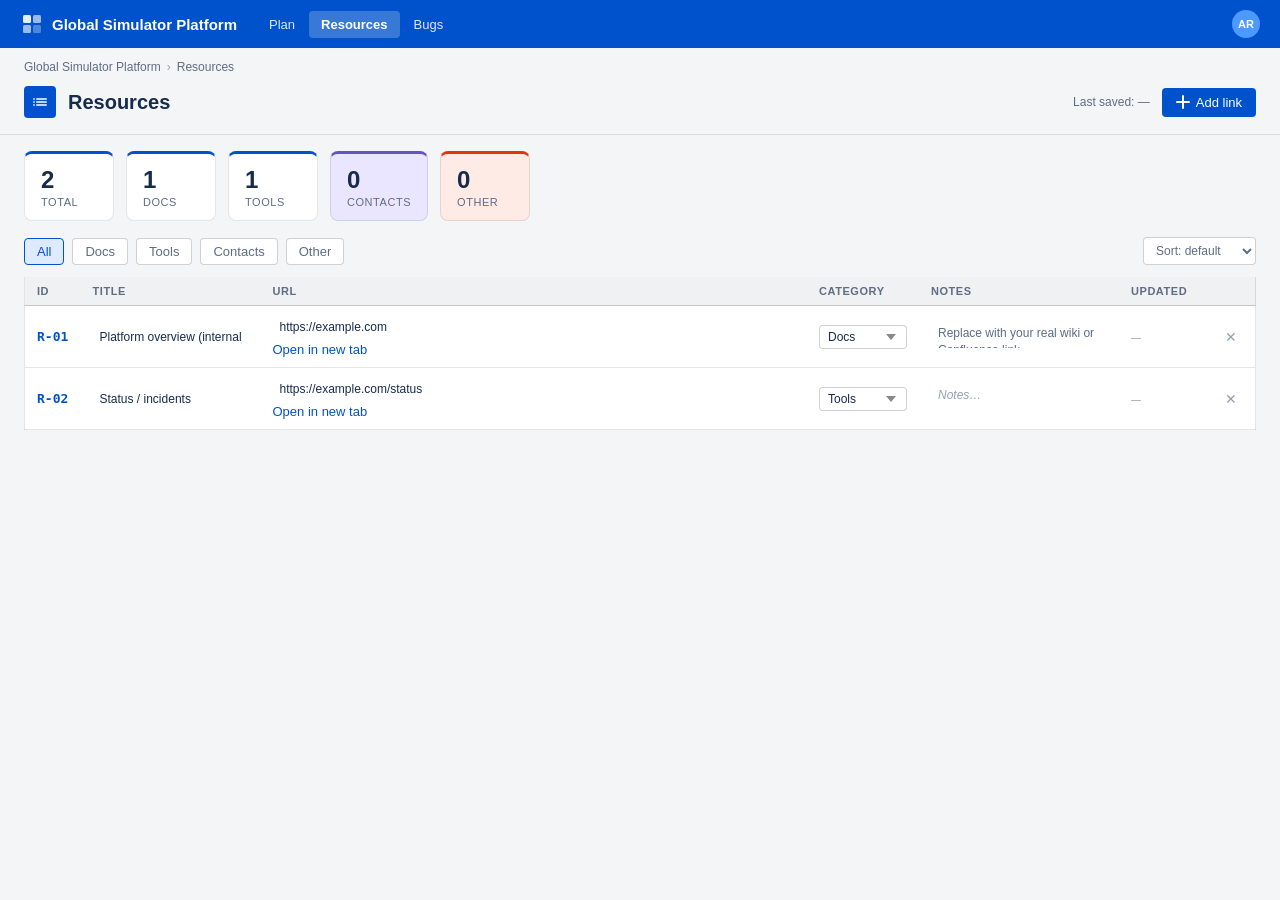
<file: resources.html>
<!DOCTYPE html>
<html lang="en">
<head>
<meta charset="UTF-8" />
<meta name="viewport" content="width=device-width, initial-scale=1.0" />
<title>Resources — Global Simulator Platform</title>
<link rel="stylesheet" href="css/app.css" />
</head>
<body>

<div class="topnav">
  <a class="topnav-logo" href="index.html">
    <svg viewBox="0 0 24 24" fill="none" aria-hidden="true">
      <rect x="3" y="3" width="8" height="8" rx="1.5" fill="white" opacity="0.9"/>
      <rect x="13" y="3" width="8" height="8" rx="1.5" fill="white" opacity="0.6"/>
      <rect x="3" y="13" width="8" height="8" rx="1.5" fill="white" opacity="0.6"/>
      <rect x="13" y="13" width="8" height="8" rx="1.5" fill="white" opacity="0.3"/>
    </svg>
    Global Simulator Platform
  </a>
  <nav class="topnav-links" aria-label="Main">
    <a href="index.html" class="nav-link">Plan</a>
    <a href="resources.html" class="nav-link active">Resources</a>
    <a href="bugs.html" class="nav-link">Bugs</a>
  </nav>
  <div class="topnav-right"><div class="avatar">AR</div></div>
</div>

<div class="breadcrumb">Global Simulator Platform <span>›</span> Resources</div>

<div class="page-header">
  <div class="page-icon">
    <svg viewBox="0 0 24 24" fill="white" width="18" height="18" aria-hidden="true"><path d="M3 13h2v-2H3v2zm0 4h2v-2H3v2zm0-8h2V7H3v2zm4 4h14v-2H7v2zm0 4h14v-2H7v2zM7 7v2h14V7H7z"/></svg>
  </div>
  <h1>Resources</h1>
  <div class="header-right">
    <span>Last saved: <span id="last-saved">—</span></span>
    <button type="button" class="btn-create" onclick="openModal()">
      <svg viewBox="0 0 14 14" fill="none" aria-hidden="true"><path d="M7 1v12M1 7h12" stroke="white" stroke-width="2" stroke-linecap="round"/></svg>
      Add link
    </button>
  </div>
</div>

<div class="stats-row">
  <div class="stat-card total"><div class="stat-num" id="st-total">—</div><div class="stat-label">Total</div></div>
  <div class="stat-card res-docs"><div class="stat-num" id="st-docs">—</div><div class="stat-label">Docs</div></div>
  <div class="stat-card s-progress"><div class="stat-num" id="st-tools">—</div><div class="stat-label">Tools</div></div>
  <div class="stat-card s-resolved"><div class="stat-num" id="st-contacts">—</div><div class="stat-label">Contacts</div></div>
  <div class="stat-card s-blocked"><div class="stat-num" id="st-other">—</div><div class="stat-label">Other</div></div>
</div>

<div class="toolbar">
  <button type="button" class="filter-btn active" onclick="setFilter('all',this)">All</button>
  <button type="button" class="filter-btn" onclick="setFilter('Docs',this)">Docs</button>
  <button type="button" class="filter-btn" onclick="setFilter('Tools',this)">Tools</button>
  <button type="button" class="filter-btn" onclick="setFilter('Contacts',this)">Contacts</button>
  <button type="button" class="filter-btn" onclick="setFilter('Other',this)">Other</button>
  <div class="toolbar-right">
    <select onchange="setSort(this.value)" aria-label="Sort">
      <option value="default">Sort: default</option>
      <option value="title">Sort: title</option>
      <option value="category">Sort: category</option>
    </select>
  </div>
</div>

<div class="issue-table-wrap" id="res-container"></div>

<div class="modal-overlay" id="modal-overlay" onclick="overlayClick(event)">
  <div class="modal">
    <div class="modal-header">
      <h2>Add resource</h2>
      <button type="button" class="modal-close" onclick="closeModal()">&#x2715;</button>
    </div>
    <div class="modal-body">
      <div class="form-group">
        <label for="f-title">Title *</label>
        <input class="form-input" id="f-title" type="text" placeholder="Short label" />
        <span class="form-error" id="err-title">Required</span>
      </div>
      <div class="form-group">
        <label for="f-url">URL *</label>
        <input class="form-input" id="f-url" type="url" placeholder="https://…" />
        <span class="form-error" id="err-url">Enter a URL (https:// is added if missing)</span>
      </div>
      <div class="form-group">
        <label for="f-category">Category</label>
        <select class="form-select" id="f-category">
          <option value="Docs">Docs</option>
          <option value="Tools">Tools</option>
          <option value="Contacts">Contacts</option>
          <option value="Other">Other</option>
        </select>
      </div>
      <div class="form-group">
        <label for="f-notes">Notes</label>
        <textarea class="form-textarea" id="f-notes" placeholder="Optional context"></textarea>
      </div>
    </div>
    <div class="modal-footer">
      <button type="button" class="btn-cancel" onclick="closeModal()">Cancel</button>
      <button type="button" class="btn-submit" onclick="submitRes()">Save</button>
    </div>
  </div>
</div>

<div class="toast" id="toast">Changes saved</div>

<script>
const STORAGE_KEY = 'gs_resources_v1';

const seed = [
  { id: 'R-01', title: 'Platform overview (internal)', url: 'https://example.com', category: 'Docs', notes: 'Replace with your real wiki or Confluence link.', updated: '' },
  { id: 'R-02', title: 'Status / incidents', url: 'https://example.com/status', category: 'Tools', notes: '', updated: '' },
];

let rows = [];
let currentFilter = 'all';
let currentSort = 'default';

function esc(s) {
  return String(s ?? '')
    .replace(/&/g, '&amp;')
    .replace(/</g, '&lt;')
    .replace(/"/g, '&quot;');
}

function normalizeUrl(u) {
  let t = String(u ?? '').trim();
  if (!t) return '';
  if (!/^https?:\/\//i.test(t)) t = 'https://' + t.replace(/^\/+/, '');
  return t;
}

function normalizeRow(r) {
  const x = { ...r };
  if (x.title === undefined || x.title === null) x.title = '';
  x.url = normalizeUrl(x.url);
  if (!['Docs', 'Tools', 'Contacts', 'Other'].includes(x.category)) x.category = 'Other';
  if (x.notes === undefined || x.notes === null) x.notes = '';
  if (x.updated === undefined || x.updated === null) x.updated = '';
  if (!x.id) x.id = nextId();
  return x;
}

function load() {
  try {
    const raw = localStorage.getItem(STORAGE_KEY);
    rows = raw ? JSON.parse(raw).map(normalizeRow) : seed.map(normalizeRow);
  } catch (e) {
    rows = seed.map(normalizeRow);
  }
}

function persist() {
  try { localStorage.setItem(STORAGE_KEY, JSON.stringify(rows)); } catch (e) {}
  const ts = new Date().toLocaleTimeString([], { hour: '2-digit', minute: '2-digit' });
  document.getElementById('last-saved').textContent = ts;
  toast('Changes saved');
}

function toast(msg) {
  const el = document.getElementById('toast');
  el.textContent = msg;
  el.classList.add('show');
  setTimeout(() => el.classList.remove('show'), 1800);
}

function nextId() {
  const nums = rows.map(r => {
    const m = /^R-(\d+)$/.exec(r.id || '');
    return m ? parseInt(m[1], 10) : 0;
  });
  const max = nums.length ? Math.max(...nums) : 0;
  return 'R-' + String(max + 1).padStart(2, '0');
}

function updateStats() {
  const c = { Docs: 0, Tools: 0, Contacts: 0, Other: 0 };
  rows.forEach(r => { if (c[r.category] !== undefined) c[r.category]++; });
  document.getElementById('st-total').textContent = rows.length;
  document.getElementById('st-docs').textContent = c.Docs;
  document.getElementById('st-tools').textContent = c.Tools;
  document.getElementById('st-contacts').textContent = c.Contacts;
  document.getElementById('st-other').textContent = c.Other;
}

function setFilter(f, btn) {
  currentFilter = f;
  document.querySelectorAll('.toolbar .filter-btn').forEach(b => b.classList.remove('active'));
  btn.classList.add('active');
  render();
}

function setSort(v) { currentSort = v; render(); }

function changeCategory(sel) {
  const row = rows.find(r => r.id === sel.dataset.id);
  if (!row) return;
  row.category = sel.value;
  row.updated = new Date().toLocaleTimeString([], { hour: '2-digit', minute: '2-digit' });
  const tag = document.getElementById('upd-' + row.id);
  if (tag) tag.textContent = row.updated ? 'Updated ' + row.updated : '—';
  persist();
  updateStats();
}

function inlineTitle(el) {
  const row = rows.find(r => r.id === el.dataset.id);
  if (row) { row.title = el.value; persist(); }
}

function inlineUrl(el) {
  const row = rows.find(r => r.id === el.dataset.id);
  if (!row) return;
  const u = normalizeUrl(el.value);
  row.url = u;
  el.value = u;
  persist();
  render();
}

function inlineNotes(el) {
  const row = rows.find(r => r.id === el.dataset.id);
  if (row) { row.notes = el.value; persist(); }
}

function deleteRow(id) {
  if (!confirm('Delete this resource?')) return;
  rows = rows.filter(r => r.id !== id);
  persist();
  render();
}

function openModal() {
  document.getElementById('modal-overlay').classList.add('open');
  document.getElementById('f-title').value = '';
  document.getElementById('f-url').value = '';
  document.getElementById('f-category').value = 'Docs';
  document.getElementById('f-notes').value = '';
  document.getElementById('err-title').classList.remove('show');
  document.getElementById('err-url').classList.remove('show');
  document.getElementById('f-title').focus();
}

function closeModal() {
  document.getElementById('modal-overlay').classList.remove('open');
}

function overlayClick(e) {
  if (e.target === document.getElementById('modal-overlay')) closeModal();
}

function submitRes() {
  const title = document.getElementById('f-title').value.trim();
  const urlRaw = document.getElementById('f-url').value.trim();
  let ok = true;
  if (!title) { document.getElementById('err-title').classList.add('show'); ok = false; }
  else document.getElementById('err-title').classList.remove('show');
  if (!urlRaw) { document.getElementById('err-url').classList.add('show'); ok = false; }
  else document.getElementById('err-url').classList.remove('show');
  if (!ok) return;

  const rec = normalizeRow({
    id: nextId(),
    title,
    url: urlRaw,
    category: document.getElementById('f-category').value,
    notes: document.getElementById('f-notes').value.trim(),
    updated: '',
  });
  rows.push(rec);
  persist();
  render();
  closeModal();
  toast('Added ' + rec.id);
}

function render() {
  let list = rows.filter(r => currentFilter === 'all' || r.category === currentFilter);
  if (currentSort === 'title') {
    list = [...list].sort((a, b) => (a.title || '').localeCompare(b.title || ''));
  } else if (currentSort === 'category') {
    list = [...list].sort((a, b) => a.category.localeCompare(b.category) || (a.title || '').localeCompare(b.title || ''));
  }

  const container = document.getElementById('res-container');

  if (!list.length) {
    container.innerHTML = '<div style="text-align:center;padding:48px;color:var(--text3);font-size:13px;">No resources match this filter. <button type="button" class="btn-create" style="margin-left:12px;" onclick="openModal()">Add one</button></div>';
    updateStats();
    return;
  }

  let html = '<table class="issue-table"><thead><tr>' +
    '<th style="width:56px">ID</th>' +
    '<th style="width:min(180px,18vw)">Title</th>' +
    '<th>URL</th>' +
    '<th style="width:112px">Category</th>' +
    '<th style="width:min(200px,20vw)">Notes</th>' +
    '<th style="width:88px">Updated</th>' +
    '<th style="width:36px"></th>' +
    '</tr></thead><tbody>';

  list.forEach(r => {
    const href = esc(r.url);
    const sel = ['Docs', 'Tools', 'Contacts', 'Other'].map(c =>
      '<option value="' + c + '"' + (c === r.category ? ' selected' : '') + '>' + c + '</option>').join('');
    html += '<tr>' +
      '<td class="td-id">' + esc(r.id) + '</td>' +
      '<td><input class="inline-input" type="text" data-id="' + esc(r.id) + '" value="' + esc(r.title) + '" onchange="inlineTitle(this)"/></td>' +
      '<td><input class="inline-input" type="text" data-id="' + esc(r.id) + '" value="' + esc(r.url) + '" onchange="inlineUrl(this)" spellcheck="false"/>' +
      (r.url ? '<div style="margin-top:4px"><a class="resource-link" href="' + href + '" target="_blank" rel="noopener noreferrer">Open in new tab</a></div>' : '') +
      '</td>' +
      '<td><select class="form-select" style="font-size:12px;padding:4px 8px" data-id="' + esc(r.id) + '" onchange="changeCategory(this)">' + sel + '</select></td>' +
      '<td><textarea class="notes-input" data-id="' + esc(r.id) + '" rows="1" placeholder="Notes…" onchange="inlineNotes(this)">' + esc(r.notes) + '</textarea></td>' +
      '<td><span class="updated-tag" id="upd-' + esc(r.id) + '">' + (r.updated ? 'Updated ' + esc(r.updated) : '—') + '</span></td>' +
      '<td><button type="button" class="btn-del" title="Delete" onclick="deleteRow(\'' + esc(r.id) + '\')">&#x2715;</button></td>' +
      '</tr>';
  });
  html += '</tbody></table>';
  container.innerHTML = html;
  updateStats();
}

document.addEventListener('keydown', e => {
  if (e.key === 'Escape') closeModal();
  if ((e.metaKey || e.ctrlKey) && e.key === 'k') { e.preventDefault(); openModal(); }
});

load();
render();
</script>
</body>
</html>
</file>
<file: css/app.css>
*, *::before, *::after { box-sizing: border-box; margin: 0; padding: 0; }

:root {
  --bg: #f4f5f7; --surface: #ffffff; --surface2: #f0f1f3;
  --border: rgba(0,0,0,0.1); --border2: rgba(0,0,0,0.18);
  --text: #172b4d; --text2: #5e6c84; --text3: #97a0af;
  --blue: #0052cc; --blue-bg: #deebff;
  --purple-bg: #eae6ff; --purple: #403294;
  --radius: 4px; --radius-lg: 8px;
  --mono: ui-monospace, monospace;
  --sans: -apple-system, BlinkMacSystemFont, 'Segoe UI', sans-serif;
}

@media (prefers-color-scheme: dark) {
  :root {
    --bg: #1d2125; --surface: #22272b; --surface2: #282e33;
    --border: rgba(255,255,255,0.08); --border2: rgba(255,255,255,0.16);
    --text: #c7d1db; --text2: #8c9bab; --text3: #596773;
    --blue: #4c9aff; --blue-bg: #0c2340; --purple-bg: #1e1a40; --purple: #998dd9;
  }
}

body { font-family: var(--sans); background: var(--bg); color: var(--text); min-height: 100vh; }

/* NAV */
.topnav { background: #0052cc; padding: 0 20px; height: 48px; display: flex; align-items: center; gap: 0; flex-wrap: nowrap; }
.topnav-logo { color: #fff; font-size: 15px; font-weight: 600; display: flex; align-items: center; gap: 8px; text-decoration: none; }
.topnav-logo svg { width: 24px; height: 24px; flex-shrink: 0; }
.topnav-links { display: flex; align-items: center; gap: 2px; margin-left: 20px; flex-wrap: wrap; }
.nav-link {
  color: rgba(255,255,255,0.88); text-decoration: none; font-size: 13px; font-weight: 500;
  padding: 6px 12px; border-radius: var(--radius); transition: background 0.12s, color 0.12s;
}
.nav-link:hover { background: rgba(255,255,255,0.12); color: #fff; }
.nav-link.active { background: rgba(255,255,255,0.22); color: #fff; font-weight: 600; }
.topnav-right { margin-left: auto; display: flex; align-items: center; gap: 12px; }
.avatar { width: 28px; height: 28px; border-radius: 50%; background: #4c9aff; color: #fff; font-size: 11px; font-weight: 600; display: flex; align-items: center; justify-content: center; }

.breadcrumb { padding: 12px 24px 0; font-size: 12px; color: var(--text2); display: flex; align-items: center; gap: 6px; flex-wrap: wrap; }
.breadcrumb span { color: var(--text3); }

.page-header { padding: 12px 24px 16px; display: flex; align-items: center; gap: 12px; border-bottom: 1px solid var(--border); }
.page-icon { width: 32px; height: 32px; background: #0052cc; border-radius: var(--radius); display: flex; align-items: center; justify-content: center; flex-shrink: 0; }
.page-header h1 { font-size: 20px; font-weight: 600; }
.header-right { margin-left: auto; display: flex; align-items: center; gap: 12px; font-size: 12px; color: var(--text2); }

/* CREATE BUTTON */
.btn-create {
  background: #0052cc; color: #fff; border: none;
  font-size: 13px; font-weight: 500; padding: 7px 14px;
  border-radius: var(--radius); cursor: pointer; font-family: var(--sans);
  display: flex; align-items: center; gap: 6px; transition: background 0.15s;
}
.btn-create:hover { background: #0747a6; }
.btn-create svg { width: 14px; height: 14px; }

/* STATS */
.stats-row { display: flex; gap: 12px; padding: 16px 24px; flex-wrap: wrap; }
.stat-card { background: var(--surface); border: 1px solid var(--border); border-radius: var(--radius-lg); padding: 12px 16px; min-width: 90px; border-top: 3px solid transparent; }
.stat-card.total { border-top-color: #0052cc; }
.stat-card.s-open { border-top-color: #36b37e; }
.stat-card.s-progress { border-top-color: #0052cc; }
.stat-card.s-resolved { border-top-color: #6554c0; }
.stat-card.s-blocked { border-top-color: #de350b; }
.stat-card.plan-ns { border-top-color: #97a0af; }
.stat-card.plan-ip { border-top-color: #0052cc; }
.stat-card.plan-done { border-top-color: #36b37e; }
.stat-card.plan-risk { border-top-color: #de350b; }
.stat-card.res-docs { border-top-color: #0052cc; }
.stat-num { font-size: 24px; font-weight: 700; color: var(--text); }
.stat-label { font-size: 11px; color: var(--text2); margin-top: 2px; text-transform: uppercase; letter-spacing: 0.05em; }

/* TOOLBAR */
.toolbar { padding: 0 24px 12px; display: flex; gap: 8px; align-items: center; flex-wrap: wrap; }
.filter-btn { font-size: 13px; padding: 5px 12px; border-radius: var(--radius); border: 1px solid var(--border2); background: var(--surface); color: var(--text2); cursor: pointer; transition: all 0.1s; font-family: var(--sans); }
.filter-btn:hover { background: var(--surface2); color: var(--text); }
.filter-btn.active { background: var(--blue-bg); color: var(--blue); border-color: var(--blue); font-weight: 500; }
.toolbar-right { margin-left: auto; }
.toolbar select { font-size: 12px; padding: 5px 8px; border-radius: var(--radius); border: 1px solid var(--border2); background: var(--surface); color: var(--text2); font-family: var(--sans); cursor: pointer; }

/* TABLE */
.issue-table-wrap { padding: 0 24px 40px; }
.proj-section { margin-bottom: 24px; }
.proj-header { display: flex; align-items: center; gap: 8px; padding: 8px 0; border-bottom: 2px solid var(--border2); }
.proj-badge { font-size: 11px; font-weight: 700; padding: 3px 8px; border-radius: 3px; letter-spacing: 0.04em; text-transform: uppercase; }
.badge-us { background: var(--blue-bg); color: var(--blue); }
.badge-br { background: var(--purple-bg); color: var(--purple); }
.proj-label { font-size: 13px; font-weight: 600; }
.proj-count { font-size: 12px; color: var(--text3); margin-left: auto; }

.issue-table { width: 100%; border-collapse: collapse; background: var(--surface); border: 1px solid var(--border); border-top: none; }
.issue-table thead tr { background: var(--surface2); border-bottom: 1px solid var(--border2); }
.issue-table th { font-size: 11px; font-weight: 600; color: var(--text2); text-transform: uppercase; letter-spacing: 0.05em; padding: 8px 12px; text-align: left; white-space: nowrap; }
.issue-table tbody tr { border-bottom: 1px solid var(--border); transition: background 0.1s; }
.issue-table tbody tr:last-child { border-bottom: none; }
.issue-table tbody tr:hover { background: var(--surface2); }
.issue-table td { padding: 10px 12px; font-size: 13px; vertical-align: middle; }

.td-id { font-family: var(--mono); font-size: 11px; color: var(--blue); white-space: nowrap; font-weight: 600; }
.td-title { line-height: 1.5; color: var(--text); }
.td-area { font-size: 11px; color: var(--text2); white-space: nowrap; }

.resource-link { color: var(--blue); text-decoration: none; word-break: break-all; }
.resource-link:hover { text-decoration: underline; }

/* DELETE BUTTON */
.btn-del { background: none; border: none; cursor: pointer; padding: 4px 6px; border-radius: var(--radius); color: var(--text3); font-size: 14px; line-height: 1; transition: all 0.1s; }
.btn-del:hover { background: #ffebe6; color: #de350b; }

.pri { display: inline-flex; align-items: center; font-size: 11px; font-weight: 600; padding: 2px 7px; border-radius: 3px; }
.pri-critical { background: #ffebe6; color: #de350b; }
.pri-high     { background: #fff4e5; color: #b25000; }
.pri-medium   { background: #e6f0ff; color: #0052cc; }
.pri-low      { background: #e3fcef; color: #006644; }

.status-select {
  font-size: 11px; font-weight: 700; padding: 3px 22px 3px 8px;
  border-radius: 3px; border: none; cursor: pointer; font-family: var(--sans);
  appearance: none; -webkit-appearance: none;
  text-transform: uppercase; letter-spacing: 0.04em; outline: none;
  background-image: url("data:image/svg+xml,%3Csvg xmlns='http://www.w3.org/2000/svg' width='10' height='6'%3E%3Cpath d='M0 0l5 6 5-6z' fill='%23888'/%3E%3C/svg%3E");
  background-repeat: no-repeat; background-position: right 6px center;
}
.status-select:hover { opacity: 0.8; }
.s-open          { background-color: #e3fcef; color: #006644; }
.s-in-progress   { background-color: #deebff; color: #0052cc; }
.s-investigating { background-color: #fff4e5; color: #b25000; }
.s-resolved      { background-color: #eae6ff; color: #403294; }
.s-blocked       { background-color: #ffebe6; color: #de350b; }

/* Plan row status (distinct class names from bug statuses) */
.plan-st-not-started { background-color: #dfe1e6; color: #42526e; }
.plan-st-in-progress { background-color: #deebff; color: #0052cc; }
.plan-st-done        { background-color: #e3fcef; color: #006644; }
.plan-st-at-risk     { background-color: #ffebe6; color: #de350b; }

.notes-input { font-size: 12px; color: var(--text2); background: transparent; border: 1px solid transparent; border-radius: var(--radius); padding: 3px 6px; width: 100%; font-family: var(--sans); resize: none; line-height: 1.4; min-height: 28px; }
.notes-input:hover { border-color: var(--border2); background: var(--surface2); }
.notes-input:focus { outline: none; border-color: var(--blue); background: var(--surface); }
.notes-input::placeholder { color: var(--text3); font-style: italic; }

.assignee-input { font-size: 12px; color: var(--text); background: transparent; border: 1px solid transparent; border-radius: var(--radius); padding: 3px 6px; width: 100%; font-family: var(--sans); }
.assignee-input:hover { border-color: var(--border2); background: var(--surface2); }
.assignee-input:focus { outline: none; border-color: var(--blue); background: var(--surface); }
.assignee-input::placeholder { color: var(--text3); }

.inline-input {
  font-size: 12px; color: var(--text); background: transparent;
  border: 1px solid transparent; border-radius: var(--radius);
  padding: 3px 6px; width: 100%; font-family: var(--sans);
}
.inline-input:hover { border-color: var(--border2); background: var(--surface2); }
.inline-input:focus { outline: none; border-color: var(--blue); background: var(--surface); }

.date-input {
  font-size: 12px; color: var(--text); background: transparent;
  border: 1px solid transparent; border-radius: var(--radius);
  padding: 3px 6px; width: 100%; font-family: var(--sans); max-width: 132px;
}
.date-input:hover { border-color: var(--border2); background: var(--surface2); }
.date-input:focus { outline: none; border-color: var(--blue); background: var(--surface); }

.updated-tag { font-size: 10px; color: var(--text3); white-space: nowrap; }

/* ── MODAL OVERLAY ── */
.modal-overlay {
  display: none; position: fixed; inset: 0;
  background: rgba(9,30,66,0.54);
  z-index: 100; align-items: center; justify-content: center;
}
.modal-overlay.open { display: flex; }

.modal {
  background: var(--surface); border-radius: var(--radius-lg);
  width: 520px; max-width: calc(100vw - 32px);
  box-shadow: 0 8px 32px rgba(0,0,0,0.24);
  overflow: hidden;
}
.modal-header {
  padding: 16px 20px; border-bottom: 1px solid var(--border);
  display: flex; align-items: center; justify-content: space-between;
}
.modal-header h2 { font-size: 16px; font-weight: 600; color: var(--text); }
.modal-close { background: none; border: none; cursor: pointer; font-size: 20px; color: var(--text3); line-height: 1; padding: 2px 6px; border-radius: var(--radius); }
.modal-close:hover { background: var(--surface2); color: var(--text); }

.modal-body { padding: 20px; display: flex; flex-direction: column; gap: 14px; }

.form-row { display: flex; gap: 12px; }
.form-group { display: flex; flex-direction: column; gap: 5px; flex: 1; }
.form-group label { font-size: 12px; font-weight: 600; color: var(--text2); text-transform: uppercase; letter-spacing: 0.04em; }

.form-input, .form-select, .form-textarea {
  font-size: 13px; color: var(--text); background: var(--surface);
  border: 1px solid var(--border2); border-radius: var(--radius);
  padding: 7px 10px; font-family: var(--sans); width: 100%;
  transition: border-color 0.15s;
}
.form-input:focus, .form-select:focus, .form-textarea:focus {
  outline: none; border-color: var(--blue);
  box-shadow: 0 0 0 2px rgba(0,82,204,0.2);
}
.form-textarea { resize: vertical; min-height: 72px; line-height: 1.5; }
.form-select { cursor: pointer; appearance: none; -webkit-appearance: none;
  background-image: url("data:image/svg+xml,%3Csvg xmlns='http://www.w3.org/2000/svg' width='10' height='6'%3E%3Cpath d='M0 0l5 6 5-6z' fill='%23888'/%3E%3C/svg%3E");
  background-repeat: no-repeat; background-position: right 10px center; padding-right: 28px;
}
.form-error { font-size: 11px; color: #de350b; display: none; }
.form-error.show { display: block; }

.modal-footer { padding: 14px 20px; border-top: 1px solid var(--border); display: flex; justify-content: flex-end; gap: 8px; }
.btn-cancel { background: var(--surface); color: var(--text2); border: 1px solid var(--border2); font-size: 13px; padding: 7px 14px; border-radius: var(--radius); cursor: pointer; font-family: var(--sans); }
.btn-cancel:hover { background: var(--surface2); }
.btn-submit { background: #0052cc; color: #fff; border: none; font-size: 13px; font-weight: 500; padding: 7px 16px; border-radius: var(--radius); cursor: pointer; font-family: var(--sans); transition: background 0.15s; }
.btn-submit:hover { background: #0747a6; }

/* TOAST */
.toast { position: fixed; bottom: 24px; right: 24px; background: #172b4d; color: #fff; padding: 10px 18px; border-radius: var(--radius-lg); font-size: 13px; opacity: 0; pointer-events: none; transition: opacity 0.2s; z-index: 999; }
.toast.show { opacity: 1; }

/* ── WEEK PLAN (dark grid, cyan accents) ── */
.week-plan-section {
  margin: 0 24px 24px;
  background: #0d1117;
  border: 1px solid rgba(0, 212, 200, 0.25);
  border-radius: var(--radius-lg);
  overflow: hidden;
  box-shadow: 0 4px 24px rgba(0, 0, 0, 0.35);
}
.week-plan-toolbar {
  display: flex;
  align-items: center;
  flex-wrap: wrap;
  gap: 10px 16px;
  padding: 12px 16px;
  background: #0a0e14;
  border-bottom: 1px solid rgba(0, 212, 200, 0.2);
}
.week-plan-title {
  font-size: 15px;
  font-weight: 600;
  color: #e6edf3;
  letter-spacing: 0.02em;
}
.week-plan-hint {
  font-size: 12px;
  color: #8b949e;
  flex: 1;
  min-width: 180px;
}
.week-plan-dirty {
  font-size: 11px;
  font-weight: 600;
  color: #f0b429;
  text-transform: uppercase;
  letter-spacing: 0.06em;
}
.week-plan-save {
  background: linear-gradient(180deg, #00d4c8 0%, #00a89e 100%);
  color: #0d1117;
  border: none;
  font-size: 13px;
  font-weight: 600;
  padding: 8px 18px;
  border-radius: var(--radius);
  cursor: pointer;
  font-family: var(--sans);
  transition: filter 0.15s, opacity 0.15s;
}
.week-plan-save:hover:not(:disabled) { filter: brightness(1.08); }
.week-plan-save:disabled {
  opacity: 0.45;
  cursor: not-allowed;
}

.week-plan-table-wrap { overflow-x: auto; padding: 0 0 12px; }
.week-plan-table {
  width: 100%;
  border-collapse: collapse;
  font-size: 12px;
  font-family: var(--mono);
}
.week-plan-table thead tr.wp-cyan-bar th {
  background: #00b8ae;
  color: #0d1117;
  font-weight: 700;
  text-transform: uppercase;
  letter-spacing: 0.06em;
  padding: 10px 12px;
  text-align: center;
  border: 1px solid rgba(13, 17, 23, 0.35);
  white-space: nowrap;
}
.week-plan-table thead tr.wp-sub th {
  background: #12181f;
  color: #8b9cad;
  font-weight: 600;
  font-size: 11px;
  text-transform: uppercase;
  letter-spacing: 0.05em;
  padding: 8px 10px;
  text-align: center;
  border: 1px solid #21262d;
}
.week-plan-table tbody td {
  border: 1px solid #21262d;
  padding: 8px;
  vertical-align: middle;
  background: #0d1117;
}
.week-plan-table .wp-milestone {
  color: #c9d1d9;
  font-weight: 500;
  font-family: var(--sans);
  white-space: nowrap;
  max-width: 220px;
  overflow: hidden;
  text-overflow: ellipsis;
}
.wp-cell-btn {
  display: flex;
  align-items: center;
  justify-content: center;
  gap: 6px;
  width: 100%;
  min-height: 36px;
  padding: 6px 8px;
  border-radius: 6px;
  font-size: 10px;
  font-weight: 700;
  letter-spacing: 0.08em;
  text-transform: uppercase;
  cursor: pointer;
  font-family: var(--sans);
  border: 2px solid transparent;
  transition: background 0.12s, border-color 0.12s, color 0.12s;
}
.wp-cell-btn:focus-visible {
  outline: 2px solid #00d4c8;
  outline-offset: 2px;
}
.wp-cell-empty {
  background: transparent;
  border-color: #30363d;
  color: transparent;
}
.wp-cell-empty:hover {
  border-color: #484f58;
  background: rgba(0, 212, 200, 0.06);
}
.wp-cell-planned {
  background: transparent;
  border-color: #00d4c8;
  color: #00d4c8;
}
.wp-cell-planned:hover { background: rgba(0, 212, 200, 0.08); }
.wp-cell-active {
  background: #00b8ae;
  border-color: #00b8ae;
  color: #fff;
}
.wp-cell-active:hover { filter: brightness(1.05); }
.wp-play {
  width: 0;
  height: 0;
  border-style: solid;
  border-width: 5px 0 5px 8px;
  border-color: transparent transparent transparent #fff;
  flex-shrink: 0;
}
.week-plan-empty {
  padding: 24px;
  text-align: center;
  color: #8b949e;
  font-size: 13px;
}
</file>
